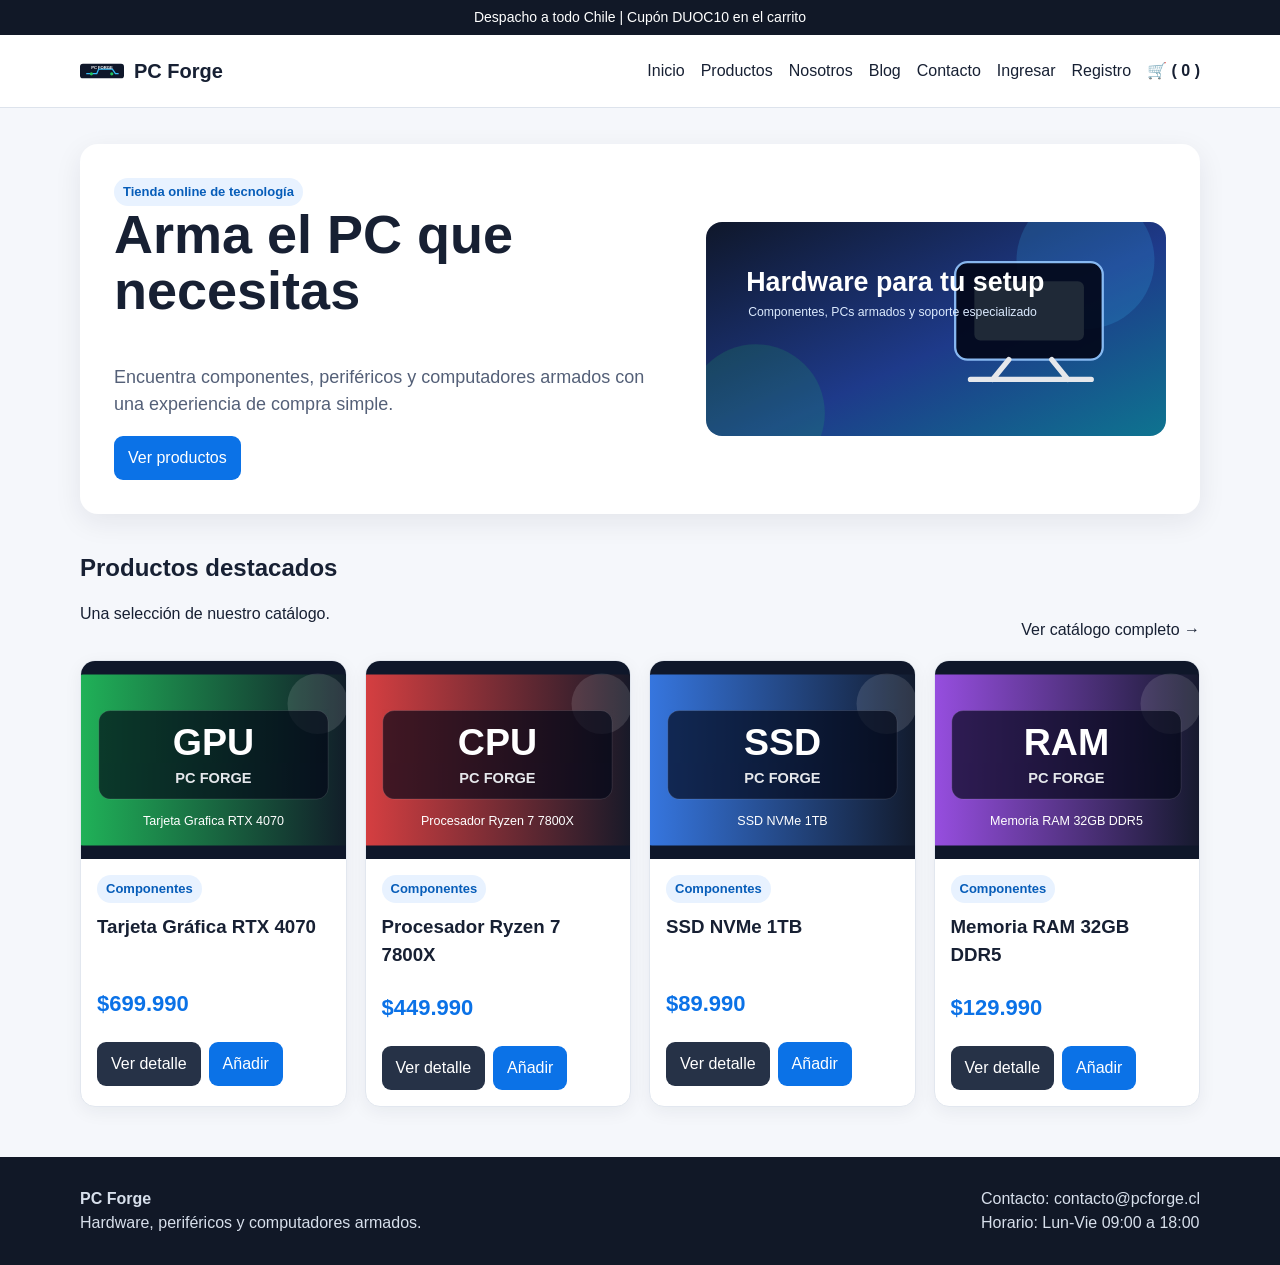
<file: index.html>
<!DOCTYPE html>
<html lang="es">
 <head>
  <meta charset="utf-8"/>
  <meta content="width=device-width, initial-scale=1.0" name="viewport"/>
  <title>
   PC Forge | Inicio
  </title>
  <link href="css/estilos.css" rel="stylesheet"/>
 </head>
 <body data-limite="4">
  <div class="barra-superior">
   Despacho a todo Chile | Cupón DUOC10 en el carrito
  </div>
  <header class="encabezado">
   <div class="contenedor navegacion">
    <a class="logo" href="index.html">
     <img alt="Logo PC Forge" src="img/logo.svg"/>
     <span>
      PC Forge
     </span>
    </a>
    <nav aria-label="Navegación principal" class="menu">
     <a href="index.html">
      Inicio
     </a>
     <a href="productos.html">
      Productos
     </a>
     <a href="nosotros.html">
      Nosotros
     </a>
     <a href="blog.html">
      Blog
     </a>
     <a href="contacto.html">
      Contacto
     </a>
     <a href="login.html">
      Ingresar
     </a>
     <a href="registro.html">
      Registro
     </a>
     <a class="carrito-link" href="carrito.html">
      🛒 (
      <span class="contador-carrito">
       0
      </span>
      )
     </a>
    </nav>
   </div>
  </header>
  <main class="contenedor">
   <section class="hero">
    <div>
     <span class="etiqueta">
      Tienda online de tecnología
     </span>
     <h1>
      Arma el PC que necesitas
     </h1>
     <p>
      Encuentra componentes, periféricos y computadores armados con una experiencia de compra simple.
     </p>
     <a class="boton" href="productos.html">
      Ver productos
     </a>
    </div>
    <img alt="Computador gamer de PC Forge" src="img/hero.svg"/>
   </section>
   <section>
    <div class="titulo-seccion">
     <div>
      <h2>
       Productos destacados
      </h2>
      <p>
       Una selección de nuestro catálogo.
      </p>
     </div>
     <a href="productos.html">
      Ver catálogo completo →
     </a>
    </div>
    <div class="grid-productos" id="lista-productos">
    </div>
   </section>
  </main>
  <footer class="pie">
   <div class="contenedor pie-contenido">
    <div>
     <strong>
      PC Forge
     </strong>
     <br/>
     Hardware, periféricos y computadores armados.
    </div>
    <div>
     Contacto: contacto@pcforge.cl
     <br/>
     Horario: Lun-Vie 09:00 a 18:00
    </div>
   </div>
  </footer>
  <div class="mensaje" id="mensaje">
  </div>
  <script src="js/datos.js">
  </script>
  <script src="js/validaciones.js">
  </script>
  <script src="js/app.js">
  </script>
 </body>
</html>
</file>
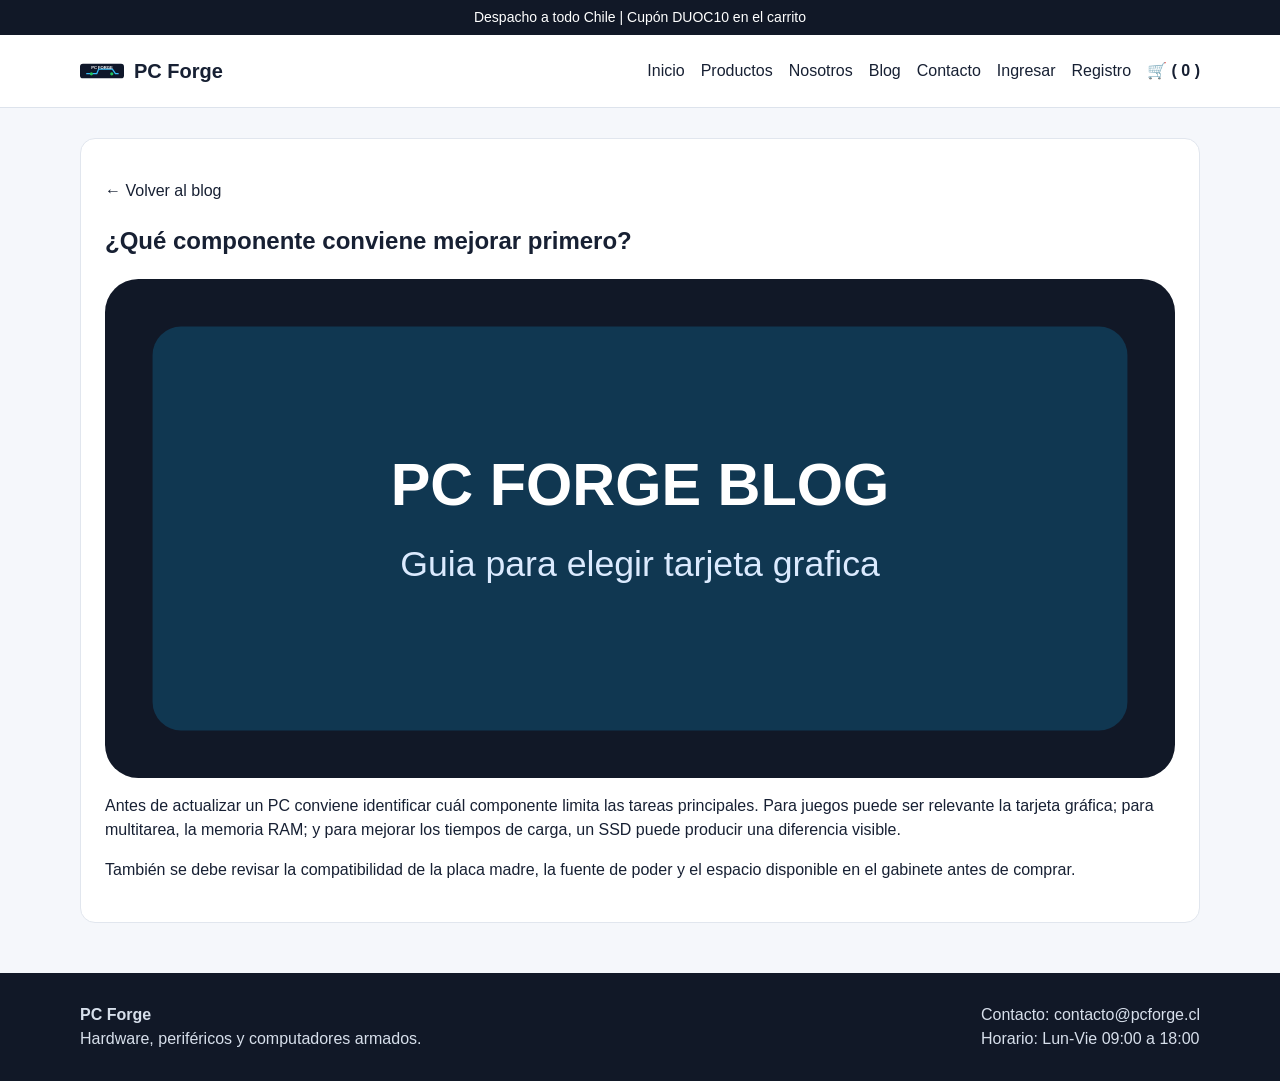
<file: blog-detalle-1.html>
<!DOCTYPE html>
<html lang="es">
 <head>
  <meta charset="utf-8"/>
  <meta content="width=device-width, initial-scale=1.0" name="viewport"/>
  <title>
   Mejorar un PC | PC Forge
  </title>
  <link href="css/estilos.css" rel="stylesheet"/>
 </head>
 <body>
  <div class="barra-superior">
   Despacho a todo Chile | Cupón DUOC10 en el carrito
  </div>
  <header class="encabezado">
   <div class="contenedor navegacion">
    <a class="logo" href="index.html">
     <img alt="Logo PC Forge" src="img/logo.svg"/>
     <span>
      PC Forge
     </span>
    </a>
    <nav aria-label="Navegación principal" class="menu">
     <a href="index.html">
      Inicio
     </a>
     <a href="productos.html">
      Productos
     </a>
     <a href="nosotros.html">
      Nosotros
     </a>
     <a href="blog.html">
      Blog
     </a>
     <a href="contacto.html">
      Contacto
     </a>
     <a href="login.html">
      Ingresar
     </a>
     <a href="registro.html">
      Registro
     </a>
     <a class="carrito-link" href="carrito.html">
      🛒 (
      <span class="contador-carrito">
       0
      </span>
      )
     </a>
    </nav>
   </div>
  </header>
  <main class="contenedor">
   <article class="panel">
    <p>
     <a href="blog.html">
      ← Volver al blog
     </a>
    </p>
    <h1>
     ¿Qué componente conviene mejorar primero?
    </h1>
    <img alt="Componentes para computador" src="img/blog-1.svg"/>
    <p>
     Antes de actualizar un PC conviene identificar cuál componente limita las tareas principales. Para juegos puede ser relevante la tarjeta gráfica; para multitarea, la memoria RAM; y para mejorar los tiempos de carga, un SSD puede producir una diferencia visible.
    </p>
    <p>
     También se debe revisar la compatibilidad de la placa madre, la fuente de poder y el espacio disponible en el gabinete antes de comprar.
    </p>
   </article>
  </main>
  <footer class="pie">
   <div class="contenedor pie-contenido">
    <div>
     <strong>
      PC Forge
     </strong>
     <br/>
     Hardware, periféricos y computadores armados.
    </div>
    <div>
     Contacto: contacto@pcforge.cl
     <br/>
     Horario: Lun-Vie 09:00 a 18:00
    </div>
   </div>
  </footer>
  <div class="mensaje" id="mensaje">
  </div>
  <script src="js/datos.js">
  </script>
  <script src="js/validaciones.js">
  </script>
  <script src="js/app.js">
  </script>
 </body>
</html>
</file>
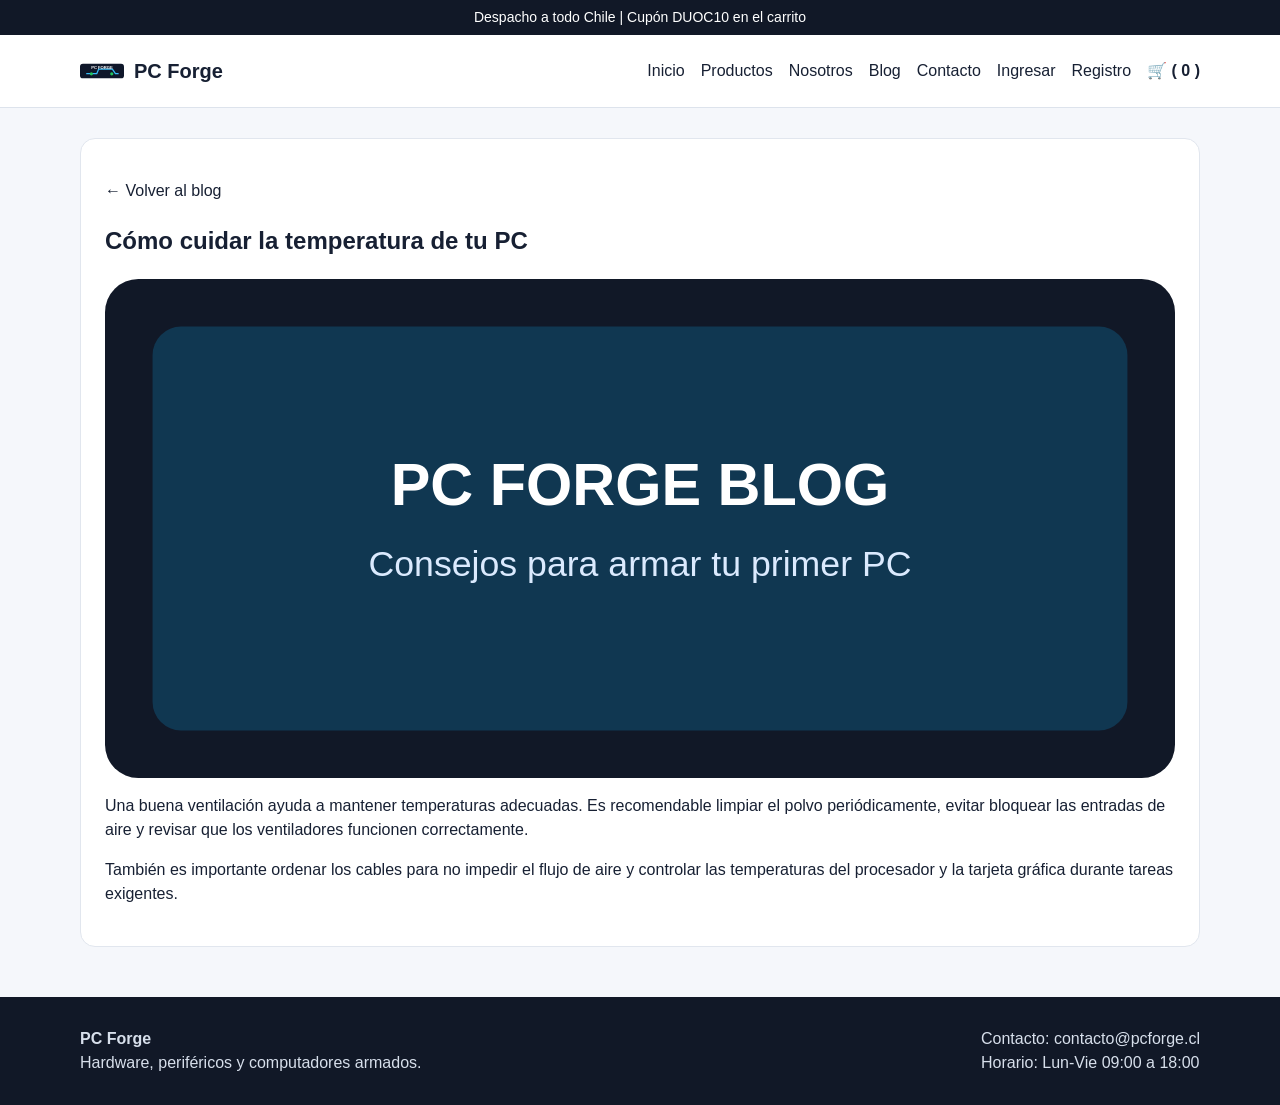
<file: blog-detalle-2.html>
<!DOCTYPE html>
<html lang="es">
 <head>
  <meta charset="utf-8"/>
  <meta content="width=device-width, initial-scale=1.0" name="viewport"/>
  <title>
   Temperatura del PC | PC Forge
  </title>
  <link href="css/estilos.css" rel="stylesheet"/>
 </head>
 <body>
  <div class="barra-superior">
   Despacho a todo Chile | Cupón DUOC10 en el carrito
  </div>
  <header class="encabezado">
   <div class="contenedor navegacion">
    <a class="logo" href="index.html">
     <img alt="Logo PC Forge" src="img/logo.svg"/>
     <span>
      PC Forge
     </span>
    </a>
    <nav aria-label="Navegación principal" class="menu">
     <a href="index.html">
      Inicio
     </a>
     <a href="productos.html">
      Productos
     </a>
     <a href="nosotros.html">
      Nosotros
     </a>
     <a href="blog.html">
      Blog
     </a>
     <a href="contacto.html">
      Contacto
     </a>
     <a href="login.html">
      Ingresar
     </a>
     <a href="registro.html">
      Registro
     </a>
     <a class="carrito-link" href="carrito.html">
      🛒 (
      <span class="contador-carrito">
       0
      </span>
      )
     </a>
    </nav>
   </div>
  </header>
  <main class="contenedor">
   <article class="panel">
    <p>
     <a href="blog.html">
      ← Volver al blog
     </a>
    </p>
    <h1>
     Cómo cuidar la temperatura de tu PC
    </h1>
    <img alt="Mantenimiento de computador" src="img/blog-2.svg"/>
    <p>
     Una buena ventilación ayuda a mantener temperaturas adecuadas. Es recomendable limpiar el polvo periódicamente, evitar bloquear las entradas de aire y revisar que los ventiladores funcionen correctamente.
    </p>
    <p>
     También es importante ordenar los cables para no impedir el flujo de aire y controlar las temperaturas del procesador y la tarjeta gráfica durante tareas exigentes.
    </p>
   </article>
  </main>
  <footer class="pie">
   <div class="contenedor pie-contenido">
    <div>
     <strong>
      PC Forge
     </strong>
     <br/>
     Hardware, periféricos y computadores armados.
    </div>
    <div>
     Contacto: contacto@pcforge.cl
     <br/>
     Horario: Lun-Vie 09:00 a 18:00
    </div>
   </div>
  </footer>
  <div class="mensaje" id="mensaje">
  </div>
  <script src="js/datos.js">
  </script>
  <script src="js/validaciones.js">
  </script>
  <script src="js/app.js">
  </script>
 </body>
</html>
</file>
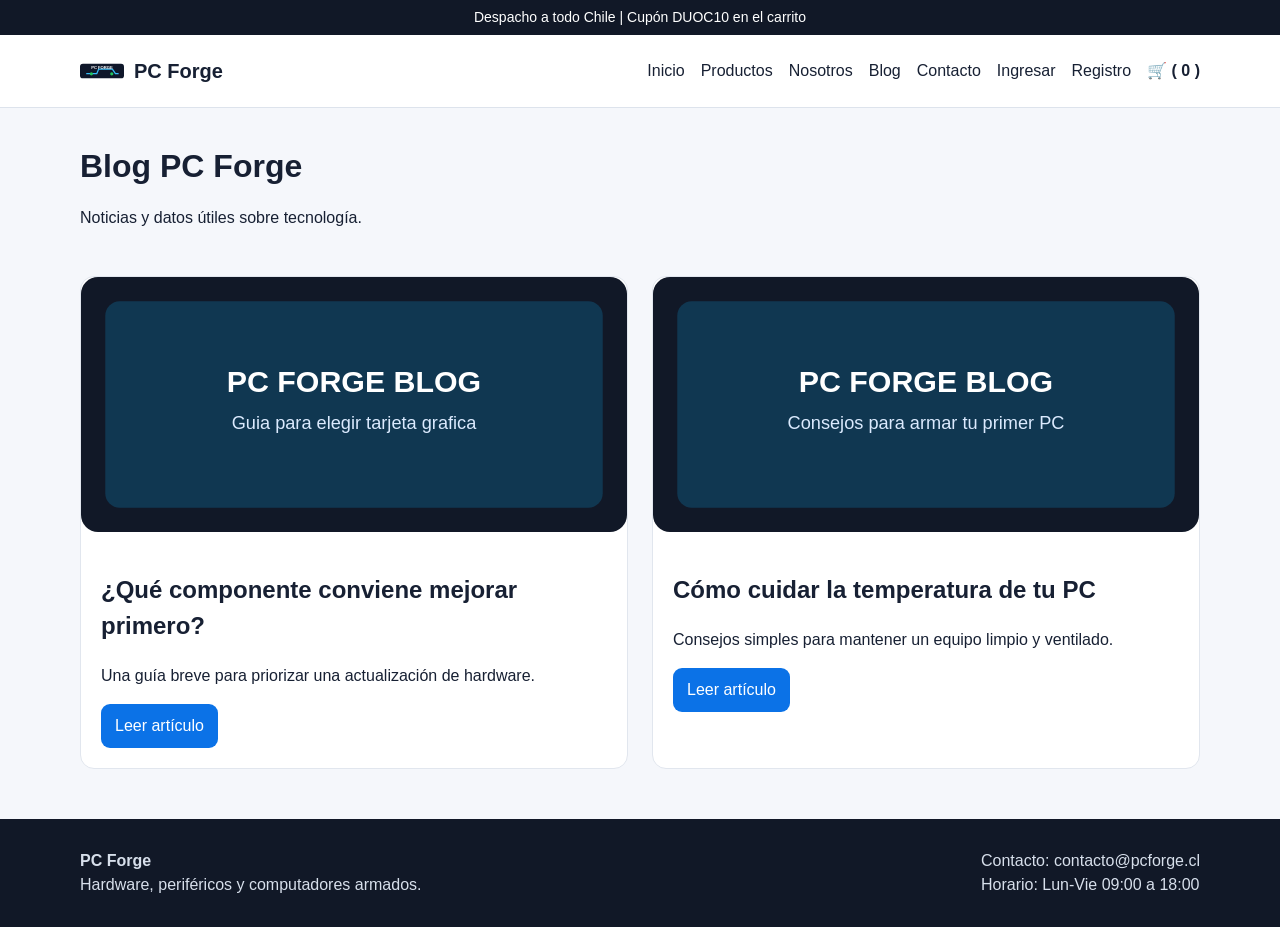
<file: blog.html>
<!DOCTYPE html>
<html lang="es">
 <head>
  <meta charset="utf-8"/>
  <meta content="width=device-width, initial-scale=1.0" name="viewport"/>
  <title>
   Blog | PC Forge
  </title>
  <link href="css/estilos.css" rel="stylesheet"/>
 </head>
 <body>
  <div class="barra-superior">
   Despacho a todo Chile | Cupón DUOC10 en el carrito
  </div>
  <header class="encabezado">
   <div class="contenedor navegacion">
    <a class="logo" href="index.html">
     <img alt="Logo PC Forge" src="img/logo.svg"/>
     <span>
      PC Forge
     </span>
    </a>
    <nav aria-label="Navegación principal" class="menu">
     <a href="index.html">
      Inicio
     </a>
     <a href="productos.html">
      Productos
     </a>
     <a href="nosotros.html">
      Nosotros
     </a>
     <a href="blog.html">
      Blog
     </a>
     <a href="contacto.html">
      Contacto
     </a>
     <a href="login.html">
      Ingresar
     </a>
     <a href="registro.html">
      Registro
     </a>
     <a class="carrito-link" href="carrito.html">
      🛒 (
      <span class="contador-carrito">
       0
      </span>
      )
     </a>
    </nav>
   </div>
  </header>
  <main class="contenedor">
   <div class="titulo-seccion">
    <div>
     <h1>
      Blog PC Forge
     </h1>
     <p>
      Noticias y datos útiles sobre tecnología.
     </p>
    </div>
   </div>
   <section class="blog-grid">
    <article class="blog-item">
     <img alt="Componentes de PC" src="img/blog-1.svg"/>
     <div>
      <h2>
       ¿Qué componente conviene mejorar primero?
      </h2>
      <p>
       Una guía breve para priorizar una actualización de hardware.
      </p>
      <a class="boton" href="blog-detalle-1.html">
       Leer artículo
      </a>
     </div>
    </article>
    <article class="blog-item">
     <img alt="Limpieza de computador" src="img/blog-2.svg"/>
     <div>
      <h2>
       Cómo cuidar la temperatura de tu PC
      </h2>
      <p>
       Consejos simples para mantener un equipo limpio y ventilado.
      </p>
      <a class="boton" href="blog-detalle-2.html">
       Leer artículo
      </a>
     </div>
    </article>
   </section>
  </main>
  <footer class="pie">
   <div class="contenedor pie-contenido">
    <div>
     <strong>
      PC Forge
     </strong>
     <br/>
     Hardware, periféricos y computadores armados.
    </div>
    <div>
     Contacto: contacto@pcforge.cl
     <br/>
     Horario: Lun-Vie 09:00 a 18:00
    </div>
   </div>
  </footer>
  <div class="mensaje" id="mensaje">
  </div>
  <script src="js/datos.js">
  </script>
  <script src="js/validaciones.js">
  </script>
  <script src="js/app.js">
  </script>
 </body>
</html>
</file>
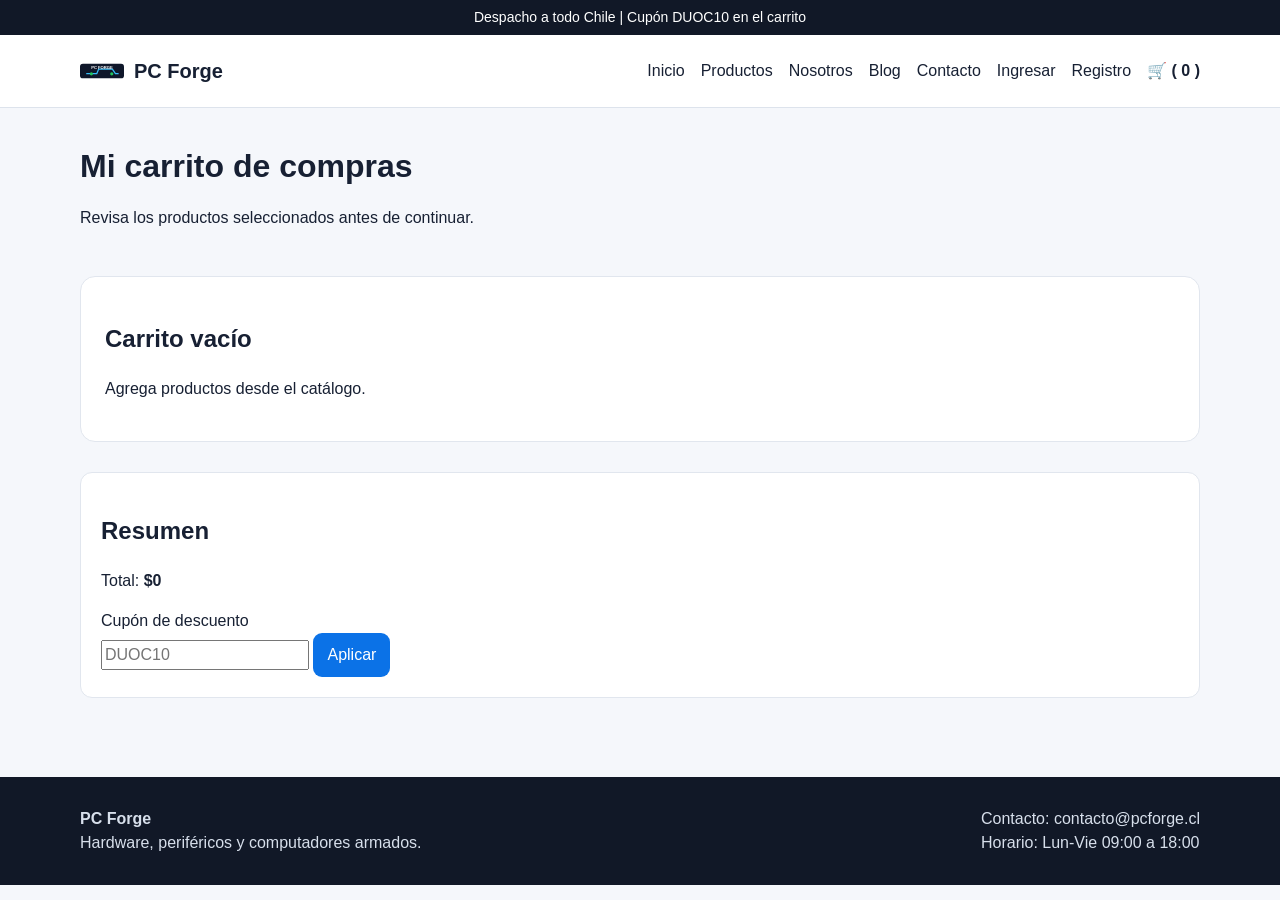
<file: carrito.html>
<!DOCTYPE html>
<html lang="es">
 <head>
  <meta charset="utf-8"/>
  <meta content="width=device-width, initial-scale=1.0" name="viewport"/>
  <title>
   Carrito | PC Forge
  </title>
  <link href="css/estilos.css" rel="stylesheet"/>
 </head>
 <body>
  <div class="barra-superior">
   Despacho a todo Chile | Cupón DUOC10 en el carrito
  </div>
  <header class="encabezado">
   <div class="contenedor navegacion">
    <a class="logo" href="index.html">
     <img alt="Logo PC Forge" src="img/logo.svg"/>
     <span>
      PC Forge
     </span>
    </a>
    <nav aria-label="Navegación principal" class="menu">
     <a href="index.html">
      Inicio
     </a>
     <a href="productos.html">
      Productos
     </a>
     <a href="nosotros.html">
      Nosotros
     </a>
     <a href="blog.html">
      Blog
     </a>
     <a href="contacto.html">
      Contacto
     </a>
     <a href="login.html">
      Ingresar
     </a>
     <a href="registro.html">
      Registro
     </a>
     <a class="carrito-link" href="carrito.html">
      🛒 (
      <span class="contador-carrito">
       0
      </span>
      )
     </a>
    </nav>
   </div>
  </header>
  <main class="contenedor">
   <div class="titulo-seccion">
    <div>
     <h1>
      Mi carrito de compras
     </h1>
     <p>
      Revisa los productos seleccionados antes de continuar.
     </p>
    </div>
   </div>
   <section id="productos-carrito">
   </section>
   <section class="resumen-carrito">
    <h2>
     Resumen
    </h2>
    <p>
     Total:
     <strong id="total-carrito">
      $0
     </strong>
    </p>
    <label for="cupon">
     Cupón de descuento
    </label>
    <br/>
    <input id="cupon" placeholder="DUOC10" type="text"/>
    <button class="boton" onclick="aplicarCupon()">
     Aplicar
    </button>
   </section>
  </main>
  <footer class="pie">
   <div class="contenedor pie-contenido">
    <div>
     <strong>
      PC Forge
     </strong>
     <br/>
     Hardware, periféricos y computadores armados.
    </div>
    <div>
     Contacto: contacto@pcforge.cl
     <br/>
     Horario: Lun-Vie 09:00 a 18:00
    </div>
   </div>
  </footer>
  <div class="mensaje" id="mensaje">
  </div>
  <script src="js/datos.js">
  </script>
  <script src="js/validaciones.js">
  </script>
  <script src="js/app.js">
  </script>
 </body>
</html>
</file>
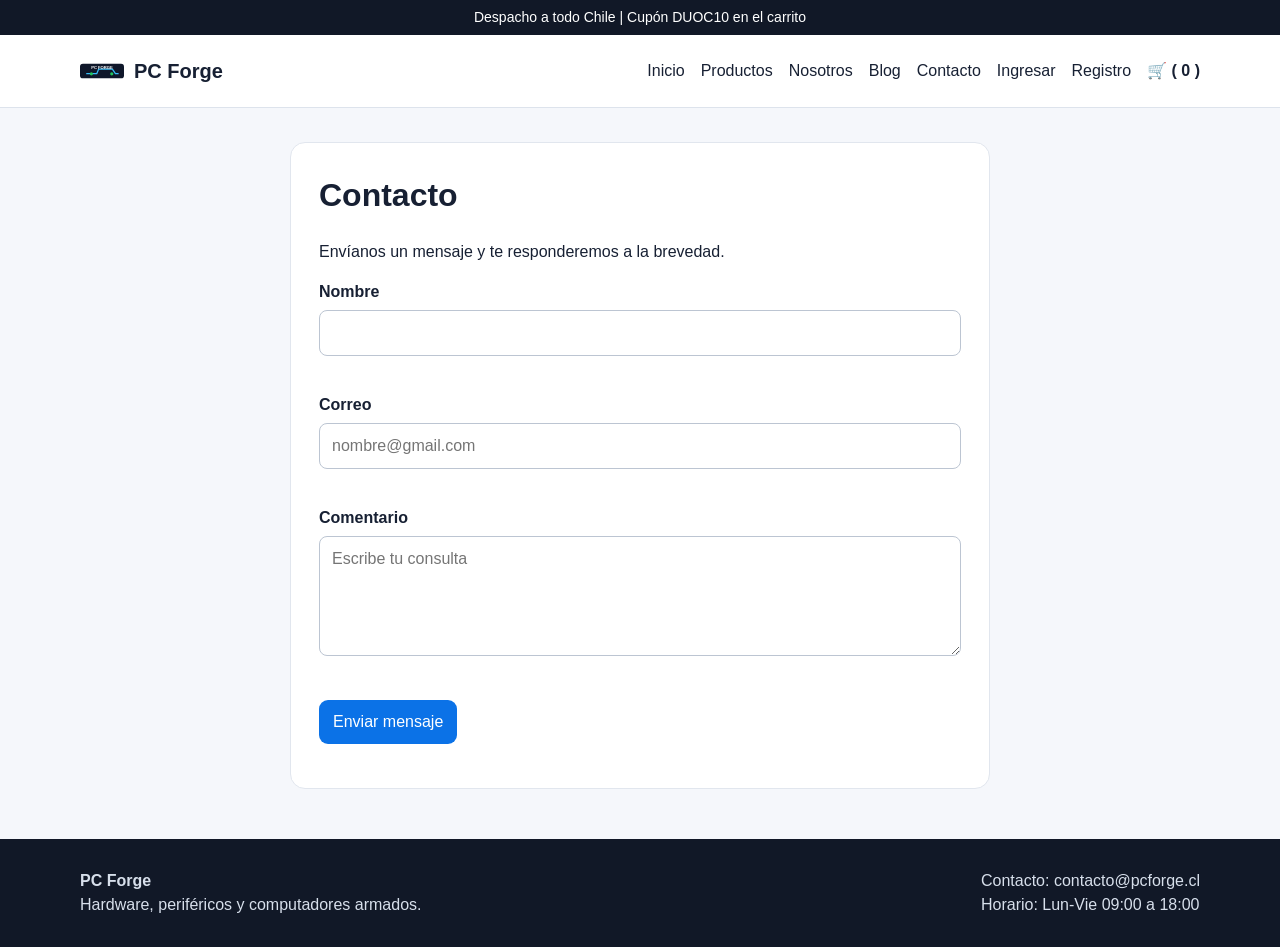
<file: contacto.html>
<!DOCTYPE html>
<html lang="es">
 <head>
  <meta charset="utf-8"/>
  <meta content="width=device-width, initial-scale=1.0" name="viewport"/>
  <title>
   Contacto | PC Forge
  </title>
  <link href="css/estilos.css" rel="stylesheet"/>
 </head>
 <body>
  <div class="barra-superior">
   Despacho a todo Chile | Cupón DUOC10 en el carrito
  </div>
  <header class="encabezado">
   <div class="contenedor navegacion">
    <a class="logo" href="index.html">
     <img alt="Logo PC Forge" src="img/logo.svg"/>
     <span>
      PC Forge
     </span>
    </a>
    <nav aria-label="Navegación principal" class="menu">
     <a href="index.html">
      Inicio
     </a>
     <a href="productos.html">
      Productos
     </a>
     <a href="nosotros.html">
      Nosotros
     </a>
     <a href="blog.html">
      Blog
     </a>
     <a href="contacto.html">
      Contacto
     </a>
     <a href="login.html">
      Ingresar
     </a>
     <a href="registro.html">
      Registro
     </a>
     <a class="carrito-link" href="carrito.html">
      🛒 (
      <span class="contador-carrito">
       0
      </span>
      )
     </a>
    </nav>
   </div>
  </header>
  <main class="contenedor">
   <form class="formulario" id="form-contacto" novalidate="">
    <h1>
     Contacto
    </h1>
    <p>
     Envíanos un mensaje y te responderemos a la brevedad.
    </p>
    <div class="campo">
     <label for="nombre">
      Nombre
     </label>
     <input autocomplete="name" id="nombre" maxlength="100" required=""/>
     <small class="error" id="error-nombre">
     </small>
    </div>
    <div class="campo">
     <label for="correo">
      Correo
     </label>
     <input autocomplete="email" id="correo" maxlength="100" placeholder="nombre@gmail.com" type="email"/>
     <small class="error" id="error-correo">
     </small>
    </div>
    <div class="campo">
     <label for="comentario">
      Comentario
     </label>
     <textarea id="comentario" maxlength="500" placeholder="Escribe tu consulta" required=""></textarea>
     <small class="error" id="error-comentario">
     </small>
    </div>
    <button class="boton" type="submit">
     Enviar mensaje
    </button>
    <p class="ok" id="form-mensaje">
    </p>
   </form>
  </main>
  <footer class="pie">
   <div class="contenedor pie-contenido">
    <div>
     <strong>
      PC Forge
     </strong>
     <br/>
     Hardware, periféricos y computadores armados.
    </div>
    <div>
     Contacto: contacto@pcforge.cl
     <br/>
     Horario: Lun-Vie 09:00 a 18:00
    </div>
   </div>
  </footer>
  <div class="mensaje" id="mensaje">
  </div>
  <script src="js/datos.js">
  </script>
  <script src="js/validaciones.js">
  </script>
  <script src="js/app.js">
  </script>
 </body>
</html>
</file>
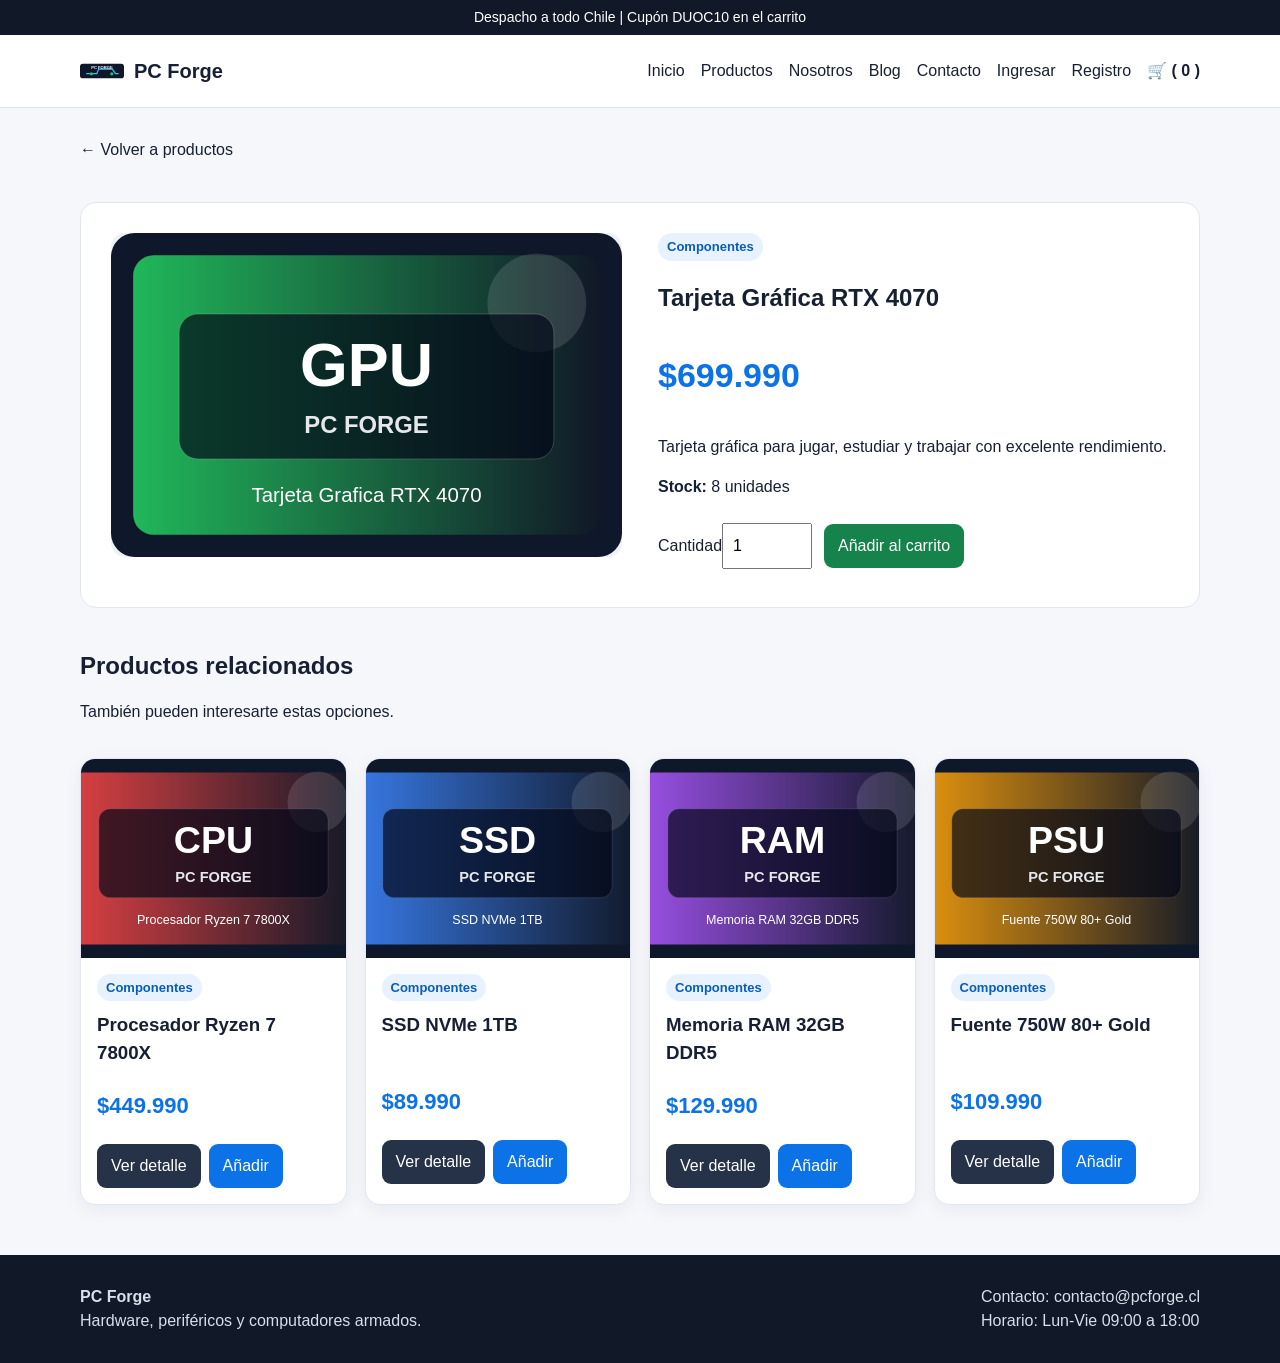
<file: detalle-producto.html>
<!DOCTYPE html>
<html lang="es">
 <head>
  <meta charset="utf-8"/>
  <meta content="width=device-width, initial-scale=1.0" name="viewport"/>
  <title>
   Detalle producto | PC Forge
  </title>
  <link href="css/estilos.css" rel="stylesheet"/>
 </head>
 <body>
  <div class="barra-superior">
   Despacho a todo Chile | Cupón DUOC10 en el carrito
  </div>
  <header class="encabezado">
   <div class="contenedor navegacion">
    <a class="logo" href="index.html">
     <img alt="Logo PC Forge" src="img/logo.svg"/>
     <span>
      PC Forge
     </span>
    </a>
    <nav aria-label="Navegación principal" class="menu">
     <a href="index.html">
      Inicio
     </a>
     <a href="productos.html">
      Productos
     </a>
     <a href="nosotros.html">
      Nosotros
     </a>
     <a href="blog.html">
      Blog
     </a>
     <a href="contacto.html">
      Contacto
     </a>
     <a href="login.html">
      Ingresar
     </a>
     <a href="registro.html">
      Registro
     </a>
     <a class="carrito-link" href="carrito.html">
      🛒 (
      <span class="contador-carrito">
       0
      </span>
      )
     </a>
    </nav>
   </div>
  </header>
  <main class="contenedor">
   <p class="enlace-volver">
    <a href="productos.html">
     ← Volver a productos
    </a>
   </p>
   <section class="detalle" id="detalle-producto">
   </section>
   <section class="productos-relacionados">
    <div class="titulo-seccion">
     <div>
      <h2>
       Productos relacionados
      </h2>
      <p>
       También pueden interesarte estas opciones.
      </p>
     </div>
    </div>
    <div class="grid-productos" id="productos-relacionados">
    </div>
   </section>
  </main>
  <footer class="pie">
   <div class="contenedor pie-contenido">
    <div>
     <strong>
      PC Forge
     </strong>
     <br/>
     Hardware, periféricos y computadores armados.
    </div>
    <div>
     Contacto: contacto@pcforge.cl
     <br/>
     Horario: Lun-Vie 09:00 a 18:00
    </div>
   </div>
  </footer>
  <div class="mensaje" id="mensaje">
  </div>
  <script src="js/datos.js">
  </script>
  <script src="js/validaciones.js">
  </script>
  <script src="js/app.js">
  </script>
 </body>
</html>
</file>
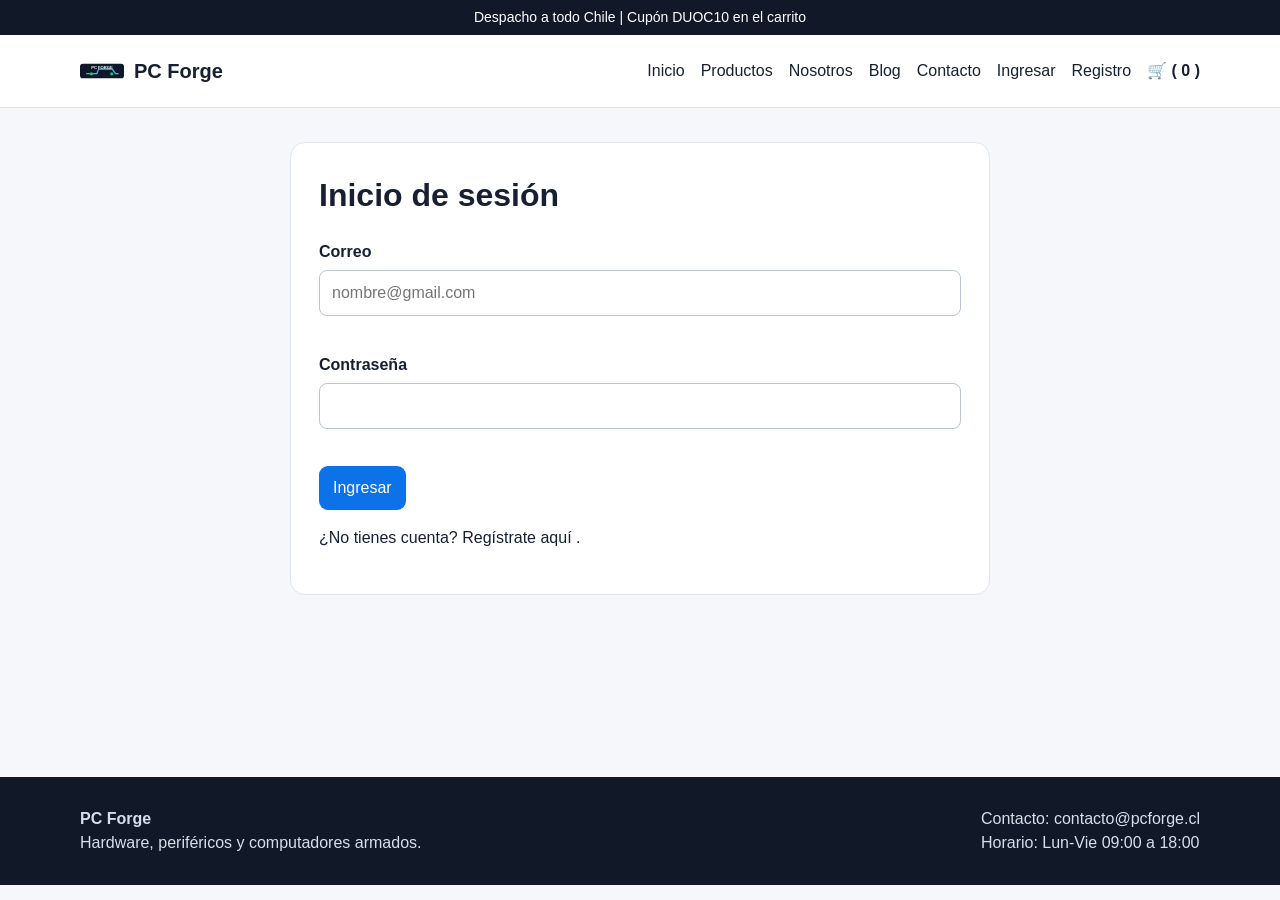
<file: login.html>
<!DOCTYPE html>
<html lang="es">
 <head>
  <meta charset="utf-8"/>
  <meta content="width=device-width, initial-scale=1.0" name="viewport"/>
  <title>
   Iniciar sesión | PC Forge
  </title>
  <link href="css/estilos.css" rel="stylesheet"/>
 </head>
 <body>
  <div class="barra-superior">
   Despacho a todo Chile | Cupón DUOC10 en el carrito
  </div>
  <header class="encabezado">
   <div class="contenedor navegacion">
    <a class="logo" href="index.html">
     <img alt="Logo PC Forge" src="img/logo.svg"/>
     <span>
      PC Forge
     </span>
    </a>
    <nav aria-label="Navegación principal" class="menu">
     <a href="index.html">
      Inicio
     </a>
     <a href="productos.html">
      Productos
     </a>
     <a href="nosotros.html">
      Nosotros
     </a>
     <a href="blog.html">
      Blog
     </a>
     <a href="contacto.html">
      Contacto
     </a>
     <a href="login.html">
      Ingresar
     </a>
     <a href="registro.html">
      Registro
     </a>
     <a class="carrito-link" href="carrito.html">
      🛒 (
      <span class="contador-carrito">
       0
      </span>
      )
     </a>
    </nav>
   </div>
  </header>
  <main class="contenedor">
   <form class="formulario" id="form-login" novalidate="">
    <h1>
     Inicio de sesión
    </h1>
    <div class="campo">
     <label for="correo">
      Correo
     </label>
     <input autocomplete="email" id="correo" maxlength="100" name="correo" placeholder="nombre@gmail.com" required="" type="email"/>
     <small class="error" id="error-correo">
     </small>
    </div>
    <div class="campo">
     <label for="password">
      Contraseña
     </label>
     <input autocomplete="current-password" id="password" maxlength="10" minlength="4" name="password" required="" type="password"/>
     <small class="error" id="error-password">
     </small>
    </div>
    <button class="boton" type="submit">
     Ingresar
    </button>
    <p>
     ¿No tienes cuenta?
     <a href="registro.html">
      Regístrate aquí
     </a>
     .
    </p>
   </form>
  </main>
  <footer class="pie">
   <div class="contenedor pie-contenido">
    <div>
     <strong>
      PC Forge
     </strong>
     <br/>
     Hardware, periféricos y computadores armados.
    </div>
    <div>
     Contacto: contacto@pcforge.cl
     <br/>
     Horario: Lun-Vie 09:00 a 18:00
    </div>
   </div>
  </footer>
  <div class="mensaje" id="mensaje">
  </div>
  <script src="js/datos.js">
  </script>
  <script src="js/validaciones.js">
  </script>
  <script src="js/app.js">
  </script>
 </body>
</html>
</file>
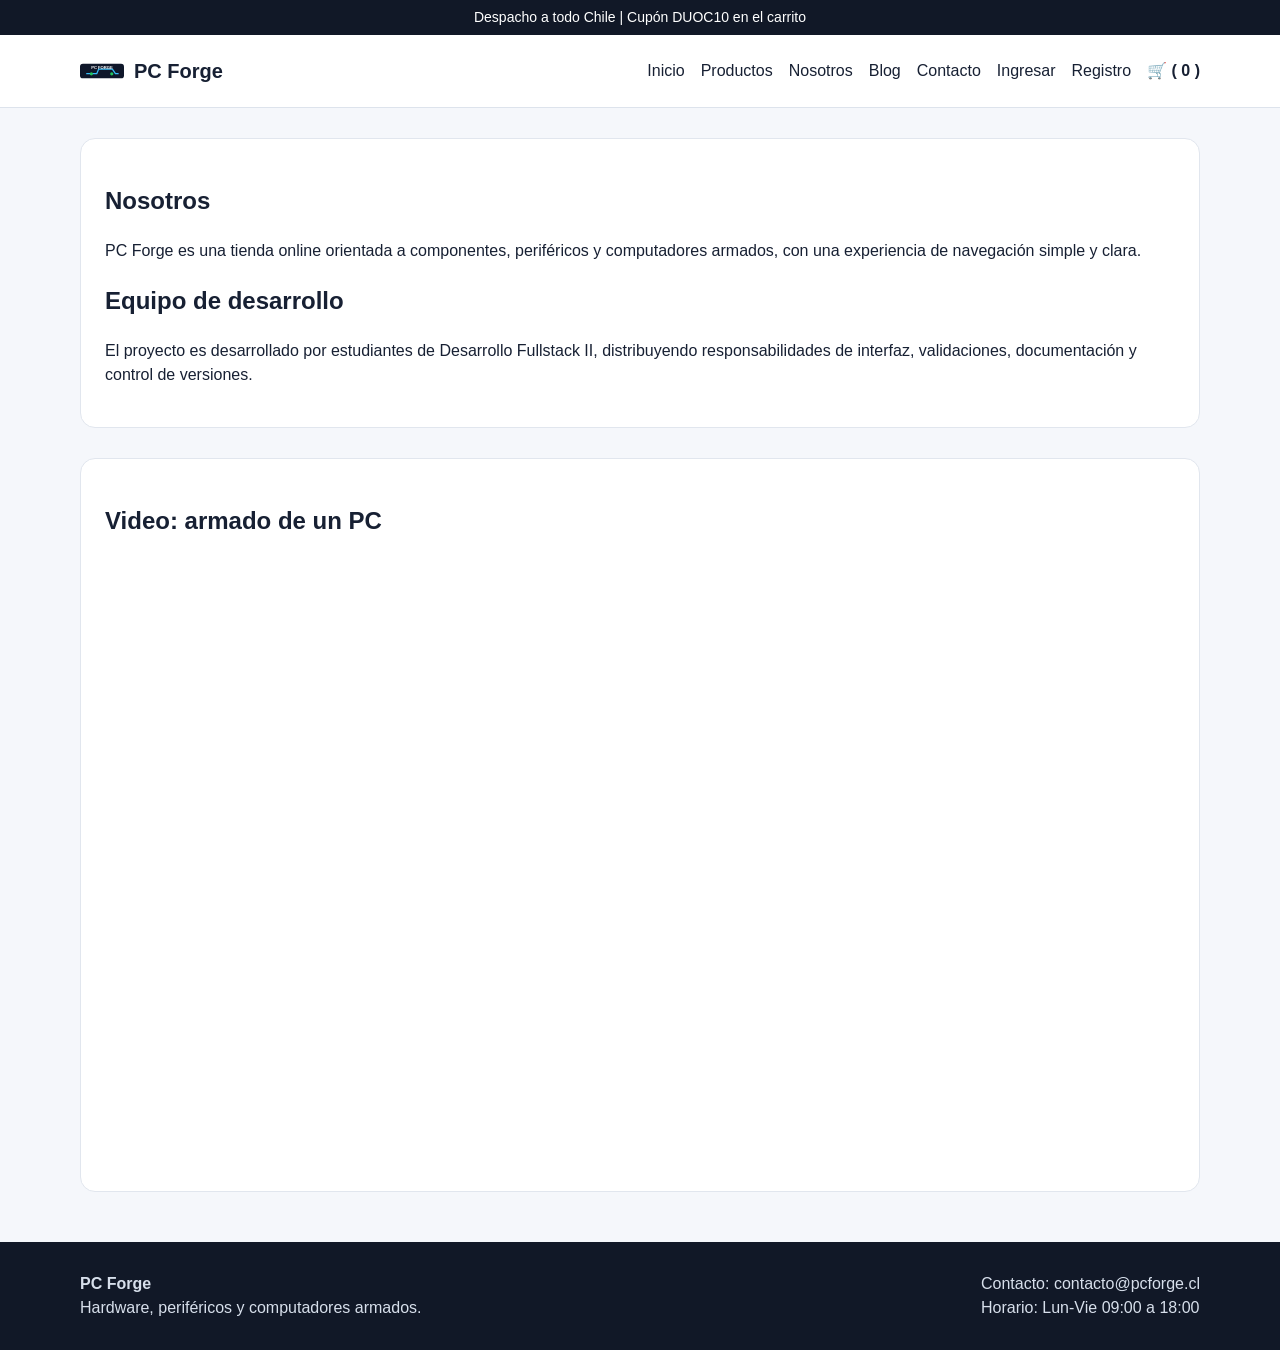
<file: nosotros.html>
<!DOCTYPE html>
<html lang="es">
 <head>
  <meta charset="utf-8"/>
  <meta content="width=device-width, initial-scale=1.0" name="viewport"/>
  <title>
   Nosotros | PC Forge
  </title>
  <link href="css/estilos.css" rel="stylesheet"/>
 </head>
 <body>
  <div class="barra-superior">
   Despacho a todo Chile | Cupón DUOC10 en el carrito
  </div>
  <header class="encabezado">
   <div class="contenedor navegacion">
    <a class="logo" href="index.html">
     <img alt="Logo PC Forge" src="img/logo.svg"/>
     <span>
      PC Forge
     </span>
    </a>
    <nav aria-label="Navegación principal" class="menu">
     <a href="index.html">
      Inicio
     </a>
     <a href="productos.html">
      Productos
     </a>
     <a href="nosotros.html">
      Nosotros
     </a>
     <a href="blog.html">
      Blog
     </a>
     <a href="contacto.html">
      Contacto
     </a>
     <a href="login.html">
      Ingresar
     </a>
     <a href="registro.html">
      Registro
     </a>
     <a class="carrito-link" href="carrito.html">
      🛒 (
      <span class="contador-carrito">
       0
      </span>
      )
     </a>
    </nav>
   </div>
  </header>
  <main class="contenedor">
   <section class="panel">
    <h1>
     Nosotros
    </h1>
    <p>
     PC Forge es una tienda online orientada a componentes, periféricos y computadores armados, con una experiencia de navegación simple y clara.
    </p>
    <h2>
     Equipo de desarrollo
    </h2>
    <p>
     El proyecto es desarrollado por estudiantes de Desarrollo Fullstack II, distribuyendo responsabilidades de interfaz, validaciones, documentación y control de versiones.
    </p>
   </section>
   <section class="panel">
    <h2>
     Video: armado de un PC
    </h2>
    <iframe allowfullscreen="" class="video" src="https://www.youtube.com/embed/BL4DCEp7blY" title="Video sobre armado de PC">
    </iframe>
   </section>
  </main>
  <footer class="pie">
   <div class="contenedor pie-contenido">
    <div>
     <strong>
      PC Forge
     </strong>
     <br/>
     Hardware, periféricos y computadores armados.
    </div>
    <div>
     Contacto: contacto@pcforge.cl
     <br/>
     Horario: Lun-Vie 09:00 a 18:00
    </div>
   </div>
  </footer>
  <div class="mensaje" id="mensaje">
  </div>
  <script src="js/datos.js">
  </script>
  <script src="js/validaciones.js">
  </script>
  <script src="js/app.js">
  </script>
 </body>
</html>
</file>
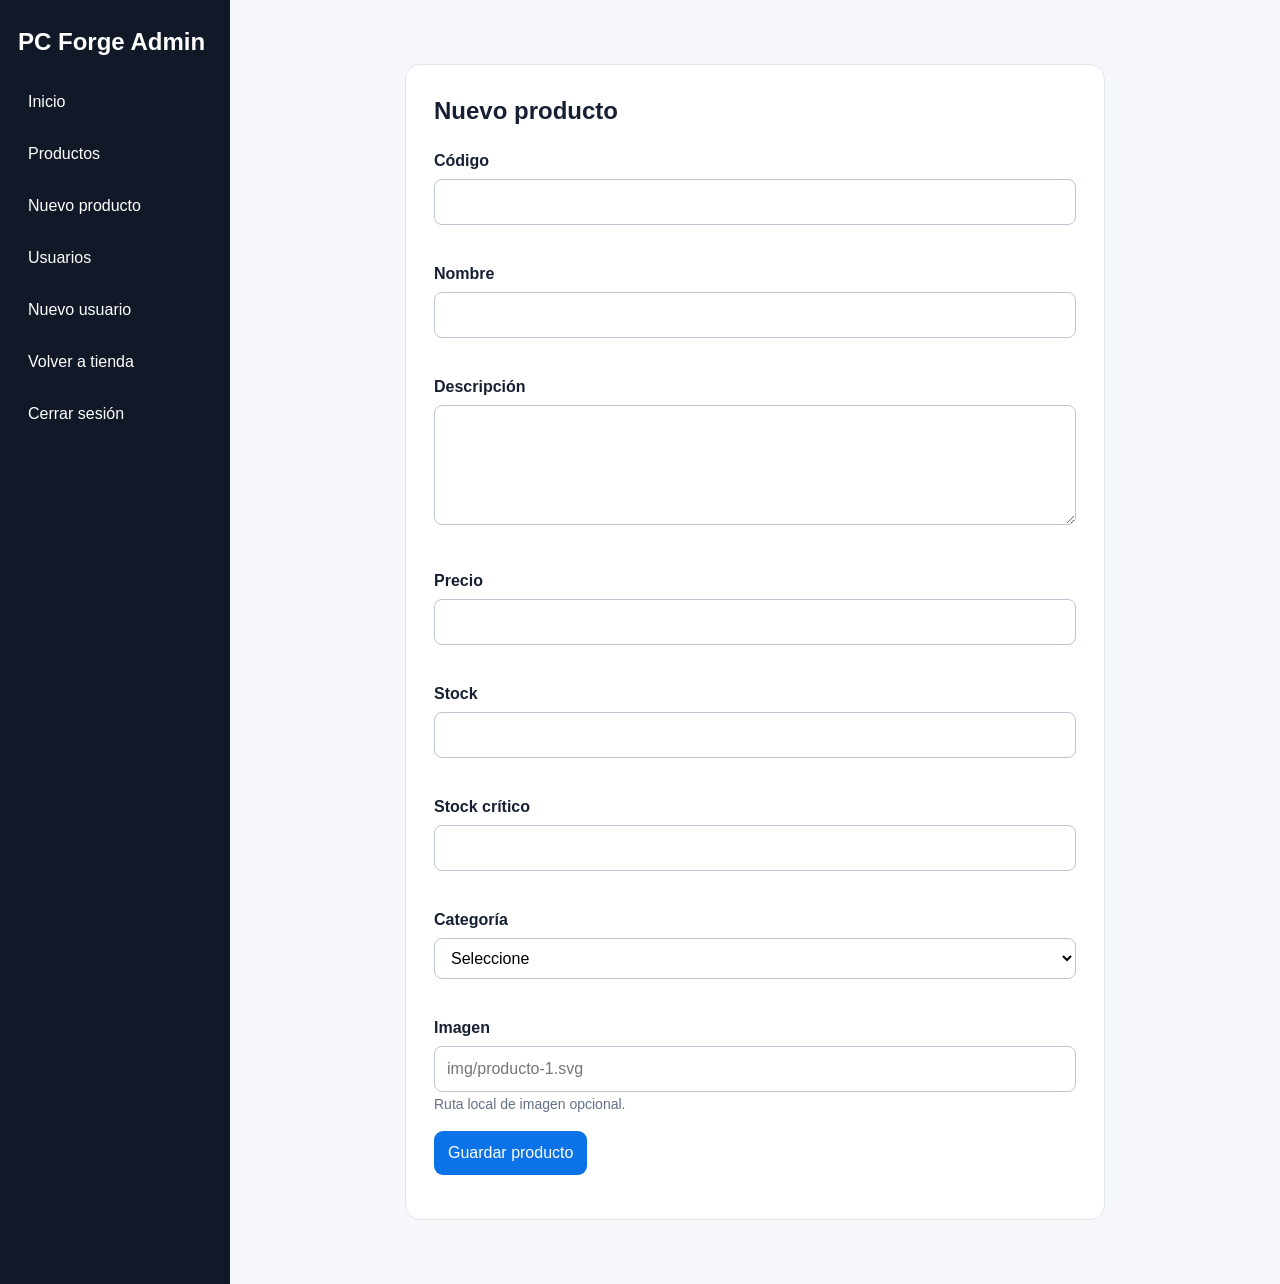
<file: producto-form.html>
<!DOCTYPE html>
<html lang="es">
 <head>
  <meta charset="utf-8"/>
  <meta content="width=device-width, initial-scale=1.0" name="viewport"/>
  <title>
   Producto | PC Forge
  </title>
  <link href="../css/estilos.css" rel="stylesheet"/>
 </head>
 <body>
  <main class="admin">
   <aside class="sidebar">
    <h2>
     PC Forge Admin
    </h2>
    <a href="index.html">
     Inicio
    </a>
    <a href="productos.html">
     Productos
    </a>
    <a class="solo-admin" href="producto-form.html">
     Nuevo producto
    </a>
    <a class="solo-admin" href="usuarios.html">
     Usuarios
    </a>
    <a class="solo-admin" href="usuario-form.html">
     Nuevo usuario
    </a>
    <a href="../index.html">
     Volver a tienda
    </a>
    <button onclick="cerrarSesion()">
     Cerrar sesión
    </button>
   </aside>
   <section class="admin-contenido">
    <form class="formulario" id="form-producto" novalidate="">
     <h1 id="titulo-form-producto">
      Nuevo producto
     </h1>
     <input id="producto-id" type="hidden" value="0"/>
     <div class="campo">
      <label for="codigo">
       Código
      </label>
      <input id="codigo" minlength="3" required=""/>
      <small class="error" id="error-codigo">
      </small>
     </div>
     <div class="campo">
      <label for="nombre">
       Nombre
      </label>
      <input id="nombre" maxlength="100" required=""/>
      <small class="error" id="error-nombre">
      </small>
     </div>
     <div class="campo">
      <label for="descripcion">
       Descripción
      </label>
      <textarea id="descripcion" maxlength="500"></textarea>
      <small class="error" id="error-descripcion">
      </small>
     </div>
     <div class="campo">
      <label for="precio">
       Precio
      </label>
      <input id="precio" min="0" required="" step="0.01" type="number"/>
      <small class="error" id="error-precio">
      </small>
     </div>
     <div class="campo">
      <label for="stock">
       Stock
      </label>
      <input id="stock" min="0" required="" step="1" type="number"/>
      <small class="error" id="error-stock">
      </small>
     </div>
     <div class="campo">
      <label for="stockCritico">
       Stock crítico
      </label>
      <input id="stockCritico" min="0" step="1" type="number"/>
      <small class="error" id="error-stockCritico">
      </small>
     </div>
     <div class="campo">
      <label for="categoria">
       Categoría
      </label>
      <select id="categoria" required="">
       <option value="">
        Seleccione
       </option>
       <option>
        Componentes
       </option>
       <option>
        Equipos y Periféricos
       </option>
       <option>
        PC Armados
       </option>
      </select>
      <small class="error" id="error-categoria">
      </small>
     </div>
     <div class="campo">
      <label for="imagen">
       Imagen
      </label>
      <input id="imagen" placeholder="img/producto-1.svg" type="text"/>
      <small class="ayuda">
       Ruta local de imagen opcional.
      </small>
     </div>
     <button class="boton" type="submit">
      Guardar producto
     </button>
     <p class="ok" id="form-mensaje">
     </p>
    </form>
   </section>
  </main>
  <div class="mensaje" id="mensaje">
  </div>
  <script src="../js/datos.js">
  </script>
  <script src="../js/validaciones.js">
  </script>
  <script src="../js/app.js">
  </script>
 </body>
</html>
</file>
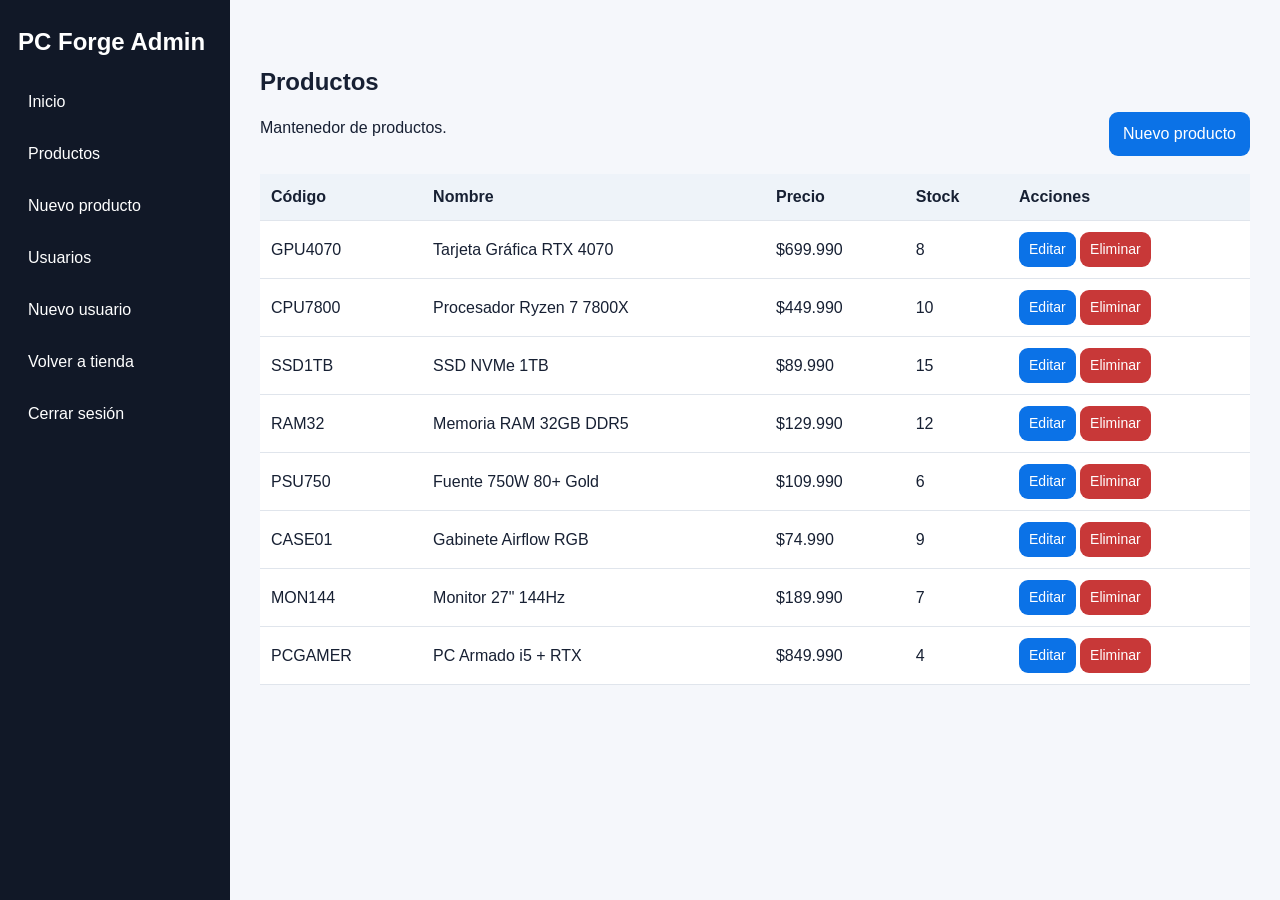
<file: productos.html>
<!DOCTYPE html>
<html lang="es">
 <head>
  <meta charset="utf-8"/>
  <meta content="width=device-width, initial-scale=1.0" name="viewport"/>
  <title>
   Productos admin | PC Forge
  </title>
  <link href="../css/estilos.css" rel="stylesheet"/>
 </head>
 <body>
  <main class="admin">
   <aside class="sidebar">
    <h2>
     PC Forge Admin
    </h2>
    <a href="index.html">
     Inicio
    </a>
    <a href="productos.html">
     Productos
    </a>
    <a class="solo-admin" href="producto-form.html">
     Nuevo producto
    </a>
    <a class="solo-admin" href="usuarios.html">
     Usuarios
    </a>
    <a class="solo-admin" href="usuario-form.html">
     Nuevo usuario
    </a>
    <a href="../index.html">
     Volver a tienda
    </a>
    <button onclick="cerrarSesion()">
     Cerrar sesión
    </button>
   </aside>
   <section class="admin-contenido">
    <div class="titulo-seccion">
     <div>
      <h1>
       Productos
      </h1>
      <p>
       Mantenedor de productos.
      </p>
     </div>
     <a class="boton solo-admin" href="producto-form.html">
      Nuevo producto
     </a>
    </div>
    <table>
     <thead>
      <tr>
       <th>
        Código
       </th>
       <th>
        Nombre
       </th>
       <th>
        Precio
       </th>
       <th>
        Stock
       </th>
       <th>
        Acciones
       </th>
      </tr>
     </thead>
     <tbody id="tabla-productos">
     </tbody>
    </table>
   </section>
  </main>
  <div class="mensaje" id="mensaje">
  </div>
  <script src="../js/datos.js">
  </script>
  <script src="../js/validaciones.js">
  </script>
  <script src="../js/app.js">
  </script>
 </body>
</html>
</file>
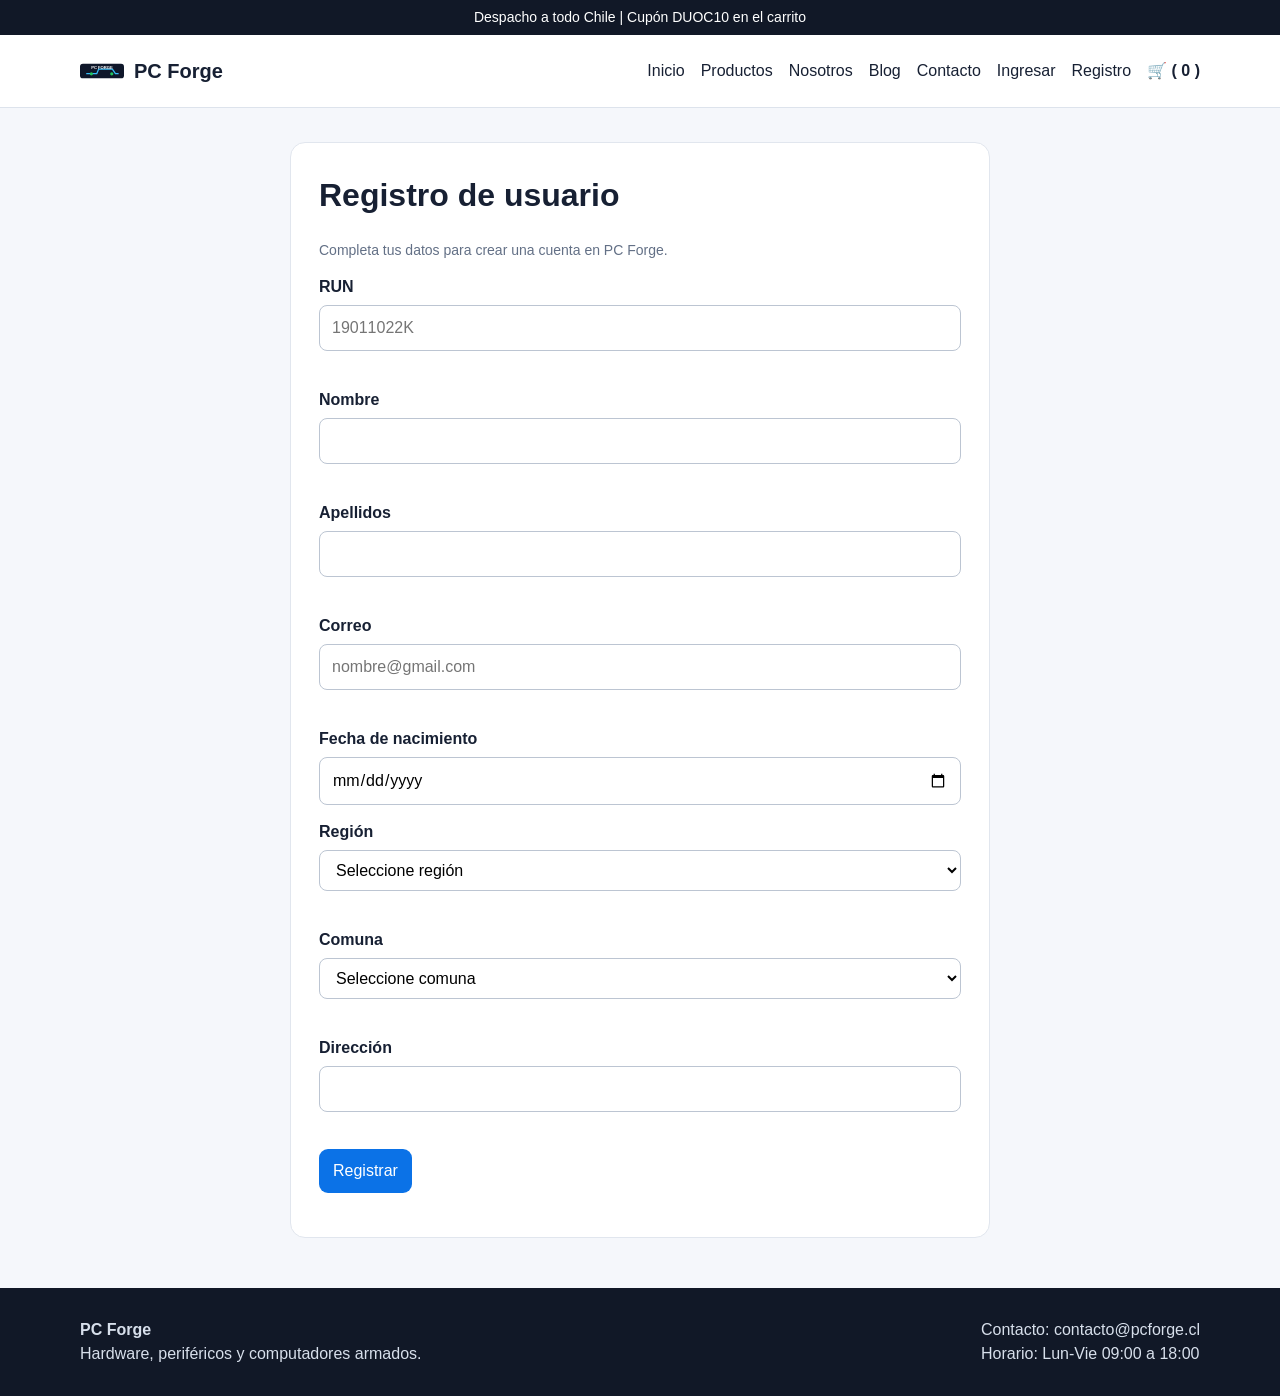
<file: registro.html>
<!DOCTYPE html>
<html lang="es">
 <head>
  <meta charset="utf-8"/>
  <meta content="width=device-width, initial-scale=1.0" name="viewport"/>
  <title>
   Registro | PC Forge
  </title>
  <link href="css/estilos.css" rel="stylesheet"/>
 </head>
 <body>
  <div class="barra-superior">
   Despacho a todo Chile | Cupón DUOC10 en el carrito
  </div>
  <header class="encabezado">
   <div class="contenedor navegacion">
    <a class="logo" href="index.html">
     <img alt="Logo PC Forge" src="img/logo.svg"/>
     <span>
      PC Forge
     </span>
    </a>
    <nav aria-label="Navegación principal" class="menu">
     <a href="index.html">
      Inicio
     </a>
     <a href="productos.html">
      Productos
     </a>
     <a href="nosotros.html">
      Nosotros
     </a>
     <a href="blog.html">
      Blog
     </a>
     <a href="contacto.html">
      Contacto
     </a>
     <a href="login.html">
      Ingresar
     </a>
     <a href="registro.html">
      Registro
     </a>
     <a class="carrito-link" href="carrito.html">
      🛒 (
      <span class="contador-carrito">
       0
      </span>
      )
     </a>
    </nav>
   </div>
  </header>
  <main class="contenedor">
   <form class="formulario" id="form-usuario" novalidate="">
    <h1>
     Registro de usuario
    </h1>
    <p class="ayuda">
     Completa tus datos para crear una cuenta en PC Forge.
    </p>
    <div class="campo">
     <label for="run">
      RUN
     </label>
     <input autocomplete="off" id="run" maxlength="9" placeholder="19011022K" required=""/>
     <small class="error" id="error-run">
     </small>
    </div>
    <div class="campo">
     <label for="nombre">
      Nombre
     </label>
     <input autocomplete="given-name" id="nombre" maxlength="50" required=""/>
     <small class="error" id="error-nombre">
     </small>
    </div>
    <div class="campo">
     <label for="apellidos">
      Apellidos
     </label>
     <input autocomplete="family-name" id="apellidos" maxlength="100" required=""/>
     <small class="error" id="error-apellidos">
     </small>
    </div>
    <div class="campo">
     <label for="correo">
      Correo
     </label>
     <input autocomplete="email" id="correo" maxlength="100" placeholder="nombre@gmail.com" required="" type="email"/>
     <small class="error" id="error-correo">
     </small>
    </div>
    <div class="campo">
     <label for="fechaNacimiento">
      Fecha de nacimiento
     </label>
     <input autocomplete="bday" id="fechaNacimiento" type="date"/>
    </div>
    <div class="campo">
     <label for="region">
      Región
     </label>
     <select id="region" required="">
     </select>
     <small class="error" id="error-region">
     </small>
    </div>
    <div class="campo">
     <label for="comuna">
      Comuna
     </label>
     <select id="comuna" required="">
     </select>
     <small class="error" id="error-comuna">
     </small>
    </div>
    <div class="campo">
     <label for="direccion">
      Dirección
     </label>
     <input autocomplete="street-address" id="direccion" maxlength="300" required=""/>
     <small class="error" id="error-direccion">
     </small>
    </div>
    <button class="boton" type="submit">
     Registrar
    </button>
    <p class="ok" id="form-mensaje">
    </p>
   </form>
  </main>
  <footer class="pie">
   <div class="contenedor pie-contenido">
    <div>
     <strong>
      PC Forge
     </strong>
     <br/>
     Hardware, periféricos y computadores armados.
    </div>
    <div>
     Contacto: contacto@pcforge.cl
     <br/>
     Horario: Lun-Vie 09:00 a 18:00
    </div>
   </div>
  </footer>
  <div class="mensaje" id="mensaje">
  </div>
  <script src="js/datos.js">
  </script>
  <script src="js/validaciones.js">
  </script>
  <script src="js/app.js">
  </script>
 </body>
</html>
</file>
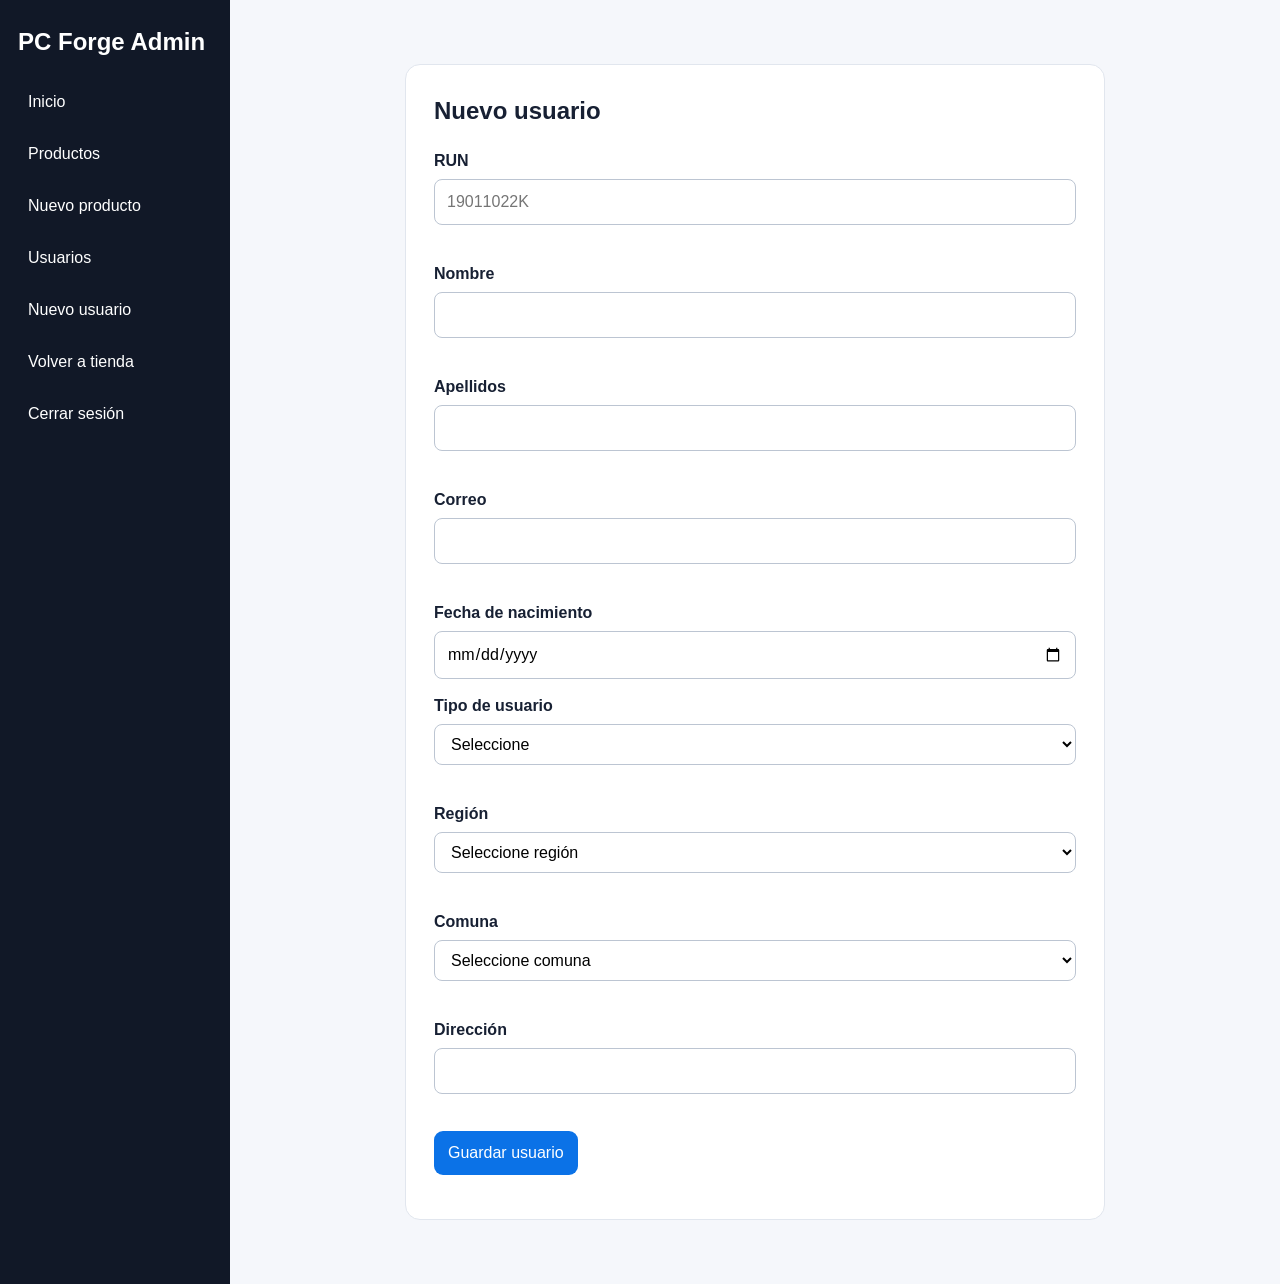
<file: usuario-form.html>
<!DOCTYPE html>
<html lang="es">
 <head>
  <meta charset="utf-8"/>
  <meta content="width=device-width, initial-scale=1.0" name="viewport"/>
  <title>
   Usuario | PC Forge
  </title>
  <link href="../css/estilos.css" rel="stylesheet"/>
 </head>
 <body>
  <main class="admin">
   <aside class="sidebar">
    <h2>
     PC Forge Admin
    </h2>
    <a href="index.html">
     Inicio
    </a>
    <a href="productos.html">
     Productos
    </a>
    <a class="solo-admin" href="producto-form.html">
     Nuevo producto
    </a>
    <a class="solo-admin" href="usuarios.html">
     Usuarios
    </a>
    <a class="solo-admin" href="usuario-form.html">
     Nuevo usuario
    </a>
    <a href="../index.html">
     Volver a tienda
    </a>
    <button onclick="cerrarSesion()">
     Cerrar sesión
    </button>
   </aside>
   <section class="admin-contenido">
    <form class="formulario" id="form-usuario" novalidate="">
     <h1 id="titulo-form-usuario">
      Nuevo usuario
     </h1>
     <input id="usuario-id" type="hidden" value="0"/>
     <div class="campo">
      <label for="run">
       RUN
      </label>
      <input id="run" maxlength="9" placeholder="19011022K" required=""/>
      <small class="error" id="error-run">
      </small>
     </div>
     <div class="campo">
      <label for="nombre">
       Nombre
      </label>
      <input id="nombre" maxlength="50" required=""/>
      <small class="error" id="error-nombre">
      </small>
     </div>
     <div class="campo">
      <label for="apellidos">
       Apellidos
      </label>
      <input id="apellidos" maxlength="100" required=""/>
      <small class="error" id="error-apellidos">
      </small>
     </div>
     <div class="campo">
      <label for="correo">
       Correo
      </label>
      <input id="correo" maxlength="100" required="" type="email"/>
      <small class="error" id="error-correo">
      </small>
     </div>
     <div class="campo">
      <label for="fechaNacimiento">
       Fecha de nacimiento
      </label>
      <input id="fechaNacimiento" type="date"/>
     </div>
     <div class="campo">
      <label for="tipo">
       Tipo de usuario
      </label>
      <select id="tipo" required="">
       <option value="">
        Seleccione
       </option>
       <option>
        Administrador
       </option>
       <option>
        Cliente
       </option>
       <option>
        Vendedor
       </option>
      </select>
      <small class="error" id="error-tipo">
      </small>
     </div>
     <div class="campo">
      <label for="region">
       Región
      </label>
      <select id="region" required="">
      </select>
      <small class="error" id="error-region">
      </small>
     </div>
     <div class="campo">
      <label for="comuna">
       Comuna
      </label>
      <select id="comuna" required="">
      </select>
      <small class="error" id="error-comuna">
      </small>
     </div>
     <div class="campo">
      <label for="direccion">
       Dirección
      </label>
      <input id="direccion" maxlength="300" required=""/>
      <small class="error" id="error-direccion">
      </small>
     </div>
     <button class="boton" type="submit">
      Guardar usuario
     </button>
     <p class="ok" id="form-mensaje">
     </p>
    </form>
   </section>
  </main>
  <div class="mensaje" id="mensaje">
  </div>
  <script src="../js/datos.js">
  </script>
  <script src="../js/validaciones.js">
  </script>
  <script src="../js/app.js">
  </script>
 </body>
</html>
</file>
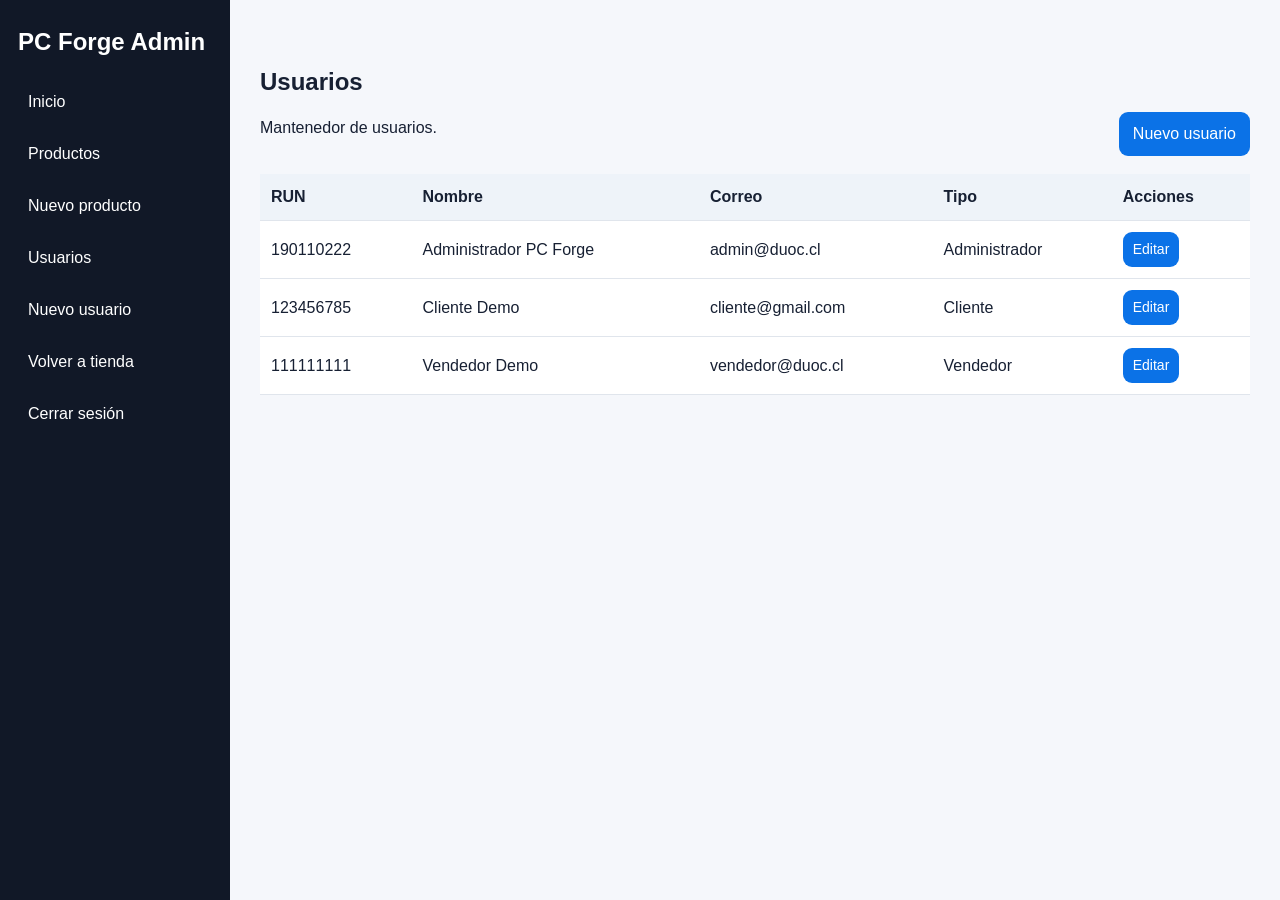
<file: usuarios.html>
<!DOCTYPE html>
<html lang="es">
 <head>
  <meta charset="utf-8"/>
  <meta content="width=device-width, initial-scale=1.0" name="viewport"/>
  <title>
   Usuarios admin | PC Forge
  </title>
  <link href="../css/estilos.css" rel="stylesheet"/>
 </head>
 <body>
  <main class="admin">
   <aside class="sidebar">
    <h2>
     PC Forge Admin
    </h2>
    <a href="index.html">
     Inicio
    </a>
    <a href="productos.html">
     Productos
    </a>
    <a class="solo-admin" href="producto-form.html">
     Nuevo producto
    </a>
    <a class="solo-admin" href="usuarios.html">
     Usuarios
    </a>
    <a class="solo-admin" href="usuario-form.html">
     Nuevo usuario
    </a>
    <a href="../index.html">
     Volver a tienda
    </a>
    <button onclick="cerrarSesion()">
     Cerrar sesión
    </button>
   </aside>
   <section class="admin-contenido">
    <div class="titulo-seccion">
     <div>
      <h1>
       Usuarios
      </h1>
      <p>
       Mantenedor de usuarios.
      </p>
     </div>
     <a class="boton" href="usuario-form.html">
      Nuevo usuario
     </a>
    </div>
    <table>
     <thead>
      <tr>
       <th>
        RUN
       </th>
       <th>
        Nombre
       </th>
       <th>
        Correo
       </th>
       <th>
        Tipo
       </th>
       <th>
        Acciones
       </th>
      </tr>
     </thead>
     <tbody id="tabla-usuarios">
     </tbody>
    </table>
   </section>
  </main>
  <div class="mensaje" id="mensaje">
  </div>
  <script src="../js/datos.js">
  </script>
  <script src="../js/validaciones.js">
  </script>
  <script src="../js/app.js">
  </script>
 </body>
</html>
</file>
<file: css/estilos.css>
* {
  box-sizing: border-box;
}

body {
  margin: 0;
  font-family: Arial, Helvetica, sans-serif;
  background: #f5f7fb;
  color: #172033;
  line-height: 1.5;
}

a {
  color: inherit;
  text-decoration: none;
}

img {
  max-width: 100%;
  display: block;
}

button,
input,
select,
textarea {
  font: inherit;
}

.contenedor {
  width: min(1120px, 92%);
  margin: auto;
}

.barra-superior {
  background: #111827;
  color: white;
  text-align: center;
  padding: 7px;
  font-size: 14px;
}

.encabezado {
  background: white;
  border-bottom: 1px solid #dde3ec;
  position: sticky;
  top: 0;
  z-index: 5;
}

.navegacion {
  min-height: 72px;
  display: flex;
  align-items: center;
  justify-content: space-between;
  gap: 20px;
}

.logo {
  display: flex;
  align-items: center;
  gap: 10px;
  font-weight: bold;
  font-size: 20px;
}

.logo img {
  width: 44px;
  height: 44px;
}

.menu {
  display: flex;
  align-items: center;
  gap: 16px;
  flex-wrap: wrap;
}

.menu a:hover {
  color: #0b72e7;
}

.carrito-link {
  font-weight: bold;
}

main {
  min-height: 65vh;
}

.hero {
  margin: 36px 0;
  padding: 34px;
  background: white;
  border-radius: 18px;
  display: grid;
  grid-template-columns: 1.1fr 0.9fr;
  gap: 30px;
  align-items: center;
  box-shadow: 0 8px 28px rgba(20, 30, 50, 0.08);
}

.hero h1 {
  margin-top: 0;
  font-size: clamp(32px, 5vw, 54px);
  line-height: 1.05;
}

.hero p {
  font-size: 18px;
  color: #546078;
}

.hero img {
  width: 100%;
  border-radius: 16px;
}

.titulo-seccion {
  display: flex;
  justify-content: space-between;
  align-items: end;
  gap: 20px;
  margin: 34px 0 18px;
}

.titulo-seccion h1,
.titulo-seccion h2 {
  margin: 0;
}

.grid-productos {
  display: grid;
  grid-template-columns: repeat(4, 1fr);
  gap: 18px;
}

.tarjeta {
  background: white;
  border-radius: 15px;
  overflow: hidden;
  border: 1px solid #e2e7ef;
  box-shadow: 0 5px 18px rgba(20, 30, 50, 0.06);
}

.tarjeta img {
  width: 100%;
  aspect-ratio: 4 / 3;
  object-fit: cover;
  background: #edf2f7;
}

.tarjeta-contenido {
  padding: 16px;
}

.tarjeta h3 {
  min-height: 52px;
  margin: 10px 0;
}

.etiqueta {
  display: inline-block;
  padding: 4px 9px;
  border-radius: 999px;
  background: #e8f2ff;
  color: #075db9;
  font-size: 13px;
  font-weight: bold;
}

.precio {
  font-size: 22px;
  font-weight: bold;
  color: #0b72e7;
}

.precio.grande {
  font-size: 34px;
}

.acciones {
  display: flex;
  gap: 8px;
  flex-wrap: wrap;
}

.boton {
  border: none;
  border-radius: 9px;
  padding: 10px 14px;
  background: #0b72e7;
  color: white;
  cursor: pointer;
  display: inline-block;
}

.boton:hover {
  opacity: 0.9;
}

.boton:disabled {
  background: #8b95a5;
  cursor: not-allowed;
  opacity: 0.75;
}

.boton.secundario {
  background: #263247;
}

.boton.verde {
  background: #16834d;
}

.boton.rojo {
  background: #c83838;
}

.boton.pequeno {
  padding: 7px 10px;
  font-size: 14px;
}

.panel {
  background: white;
  border: 1px solid #e1e6ee;
  border-radius: 15px;
  padding: 24px;
  margin: 30px 0;
}

.formulario {
  max-width: 700px;
  margin: 34px auto;
  background: white;
  border: 1px solid #e1e6ee;
  border-radius: 15px;
  padding: 28px;
}

.formulario h1,
.formulario h2 {
  margin-top: 0;
}

.campo {
  margin-bottom: 15px;
}

.campo label {
  display: block;
  font-weight: bold;
  margin-bottom: 6px;
}

.campo input,
.campo select,
.campo textarea {
  width: 100%;
  border: 1px solid #bcc5d2;
  border-radius: 8px;
  padding: 10px 12px;
  background: white;
}

.campo textarea {
  resize: vertical;
  min-height: 120px;
}

.error {
  min-height: 18px;
  display: block;
  margin-top: 4px;
  color: #c12626;
  font-size: 13px;
}

.ok {
  color: #147447;
  font-weight: bold;
}

.ayuda {
  color: #637086;
  font-size: 14px;
}

.mensaje {
  display: none;
  position: fixed;
  right: 20px;
  bottom: 20px;
  padding: 13px 18px;
  border-radius: 10px;
  background: #111827;
  color: white;
  z-index: 20;
}

.mensaje.mostrar {
  display: block;
}


.enlace-volver {
  margin-top: 30px;
}

.productos-relacionados {
  margin-bottom: 40px;
}

.detalle {
  display: grid;
  grid-template-columns: 1fr 1fr;
  gap: 36px;
  margin: 40px 0;
  background: white;
  border-radius: 16px;
  padding: 30px;
  border: 1px solid #e1e6ee;
}

.detalle-imagen {
  width: 100%;
  border-radius: 14px;
  background: #edf2f7;
}

.cantidad {
  width: 90px;
  margin: 8px 12px 8px 0;
  padding: 9px;
}

.alerta {
  padding: 10px 12px;
  border-radius: 8px;
  background: #fff4d6;
  color: #8a5a00;
  font-weight: bold;
}

.fila-carrito {
  background: white;
  border: 1px solid #e1e6ee;
  border-radius: 12px;
  padding: 16px;
  margin-bottom: 14px;
  display: grid;
  grid-template-columns: 110px 1fr auto;
  gap: 18px;
  align-items: center;
}

.fila-carrito img {
  width: 100px;
  border-radius: 10px;
}

.fila-carrito input {
  width: 75px;
  padding: 7px;
}

.resumen-carrito {
  background: white;
  border-radius: 12px;
  padding: 20px;
  border: 1px solid #e1e6ee;
  margin: 20px 0 40px;
}

.blog-grid {
  display: grid;
  grid-template-columns: 1fr 1fr;
  gap: 24px;
  margin: 30px 0;
}

.blog-item {
  background: white;
  border-radius: 14px;
  overflow: hidden;
  border: 1px solid #e1e6ee;
}

.blog-item div {
  padding: 20px;
}

.video {
  width: 100%;
  aspect-ratio: 16 / 9;
  border: 0;
  border-radius: 12px;
}

.pie {
  margin-top: 50px;
  background: #111827;
  color: #d7dfeb;
  padding: 30px 0;
}

.pie-contenido {
  display: flex;
  justify-content: space-between;
  gap: 20px;
  flex-wrap: wrap;
}

.admin {
  min-height: 100vh;
  display: grid;
  grid-template-columns: 230px 1fr;
}

.sidebar {
  background: #111827;
  color: white;
  padding: 24px 18px;
}

.sidebar h2 {
  margin-top: 0;
}

.sidebar a,
.sidebar button {
  display: block;
  width: 100%;
  margin: 8px 0;
  padding: 10px;
  color: white;
  background: transparent;
  border: none;
  border-radius: 7px;
  text-align: left;
  cursor: pointer;
}

.sidebar a:hover,
.sidebar button:hover {
  background: #27334a;
}

.admin-contenido {
  padding: 30px;
  overflow-x: auto;
}

table {
  width: 100%;
  border-collapse: collapse;
  background: white;
}

th,
td {
  border-bottom: 1px solid #e0e5ec;
  padding: 11px;
  text-align: left;
}

th {
  background: #eef3f9;
}

@media (max-width: 900px) {
  .grid-productos {
    grid-template-columns: repeat(2, 1fr);
  }

  .hero,
  .detalle {
    grid-template-columns: 1fr;
  }

  .admin {
    grid-template-columns: 1fr;
  }

  .sidebar {
    position: static;
  }
}

@media (max-width: 620px) {
  .navegacion,
  .pie-contenido {
    flex-direction: column;
    align-items: flex-start;
  }

  .grid-productos,
  .blog-grid {
    grid-template-columns: 1fr;
  }

  .fila-carrito {
    grid-template-columns: 1fr;
  }

  .fila-carrito img {
    width: 140px;
  }

  .formulario,
  .hero,
  .detalle {
    padding: 20px;
  }
}
</file>
